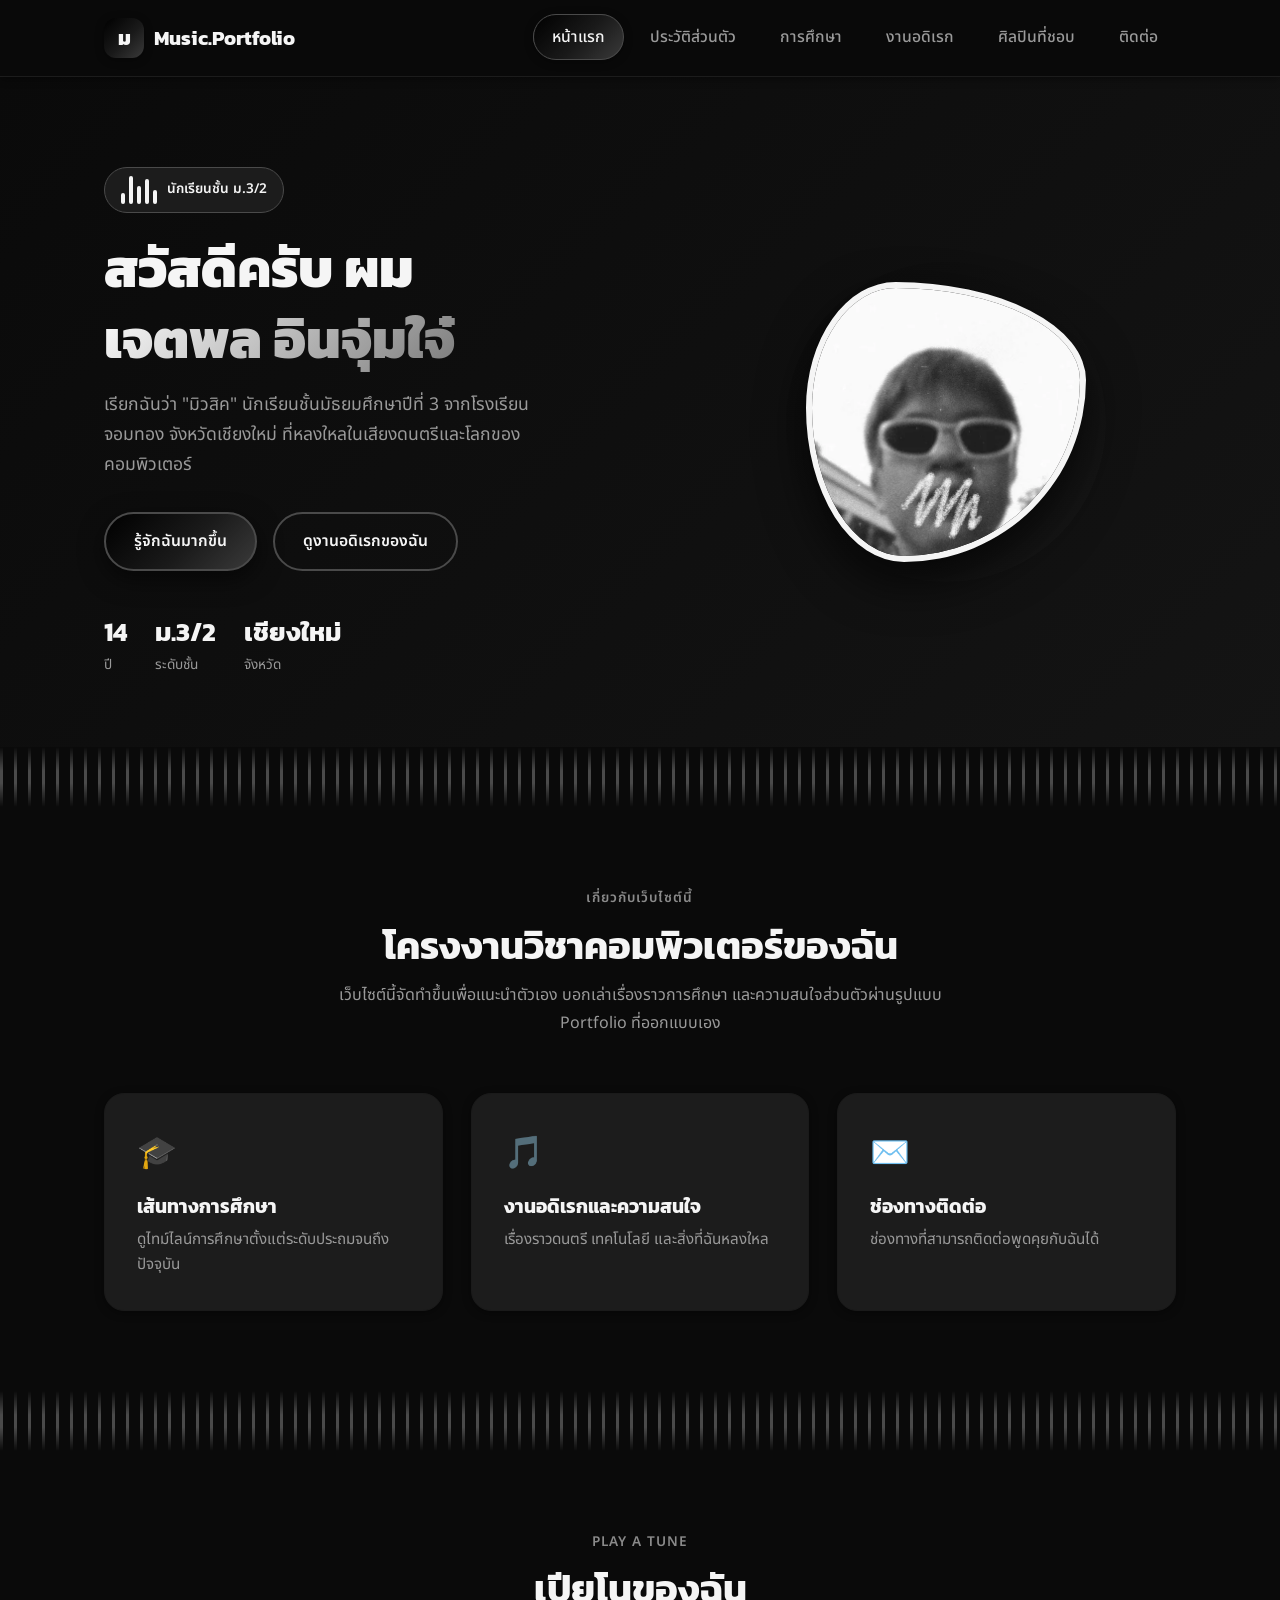
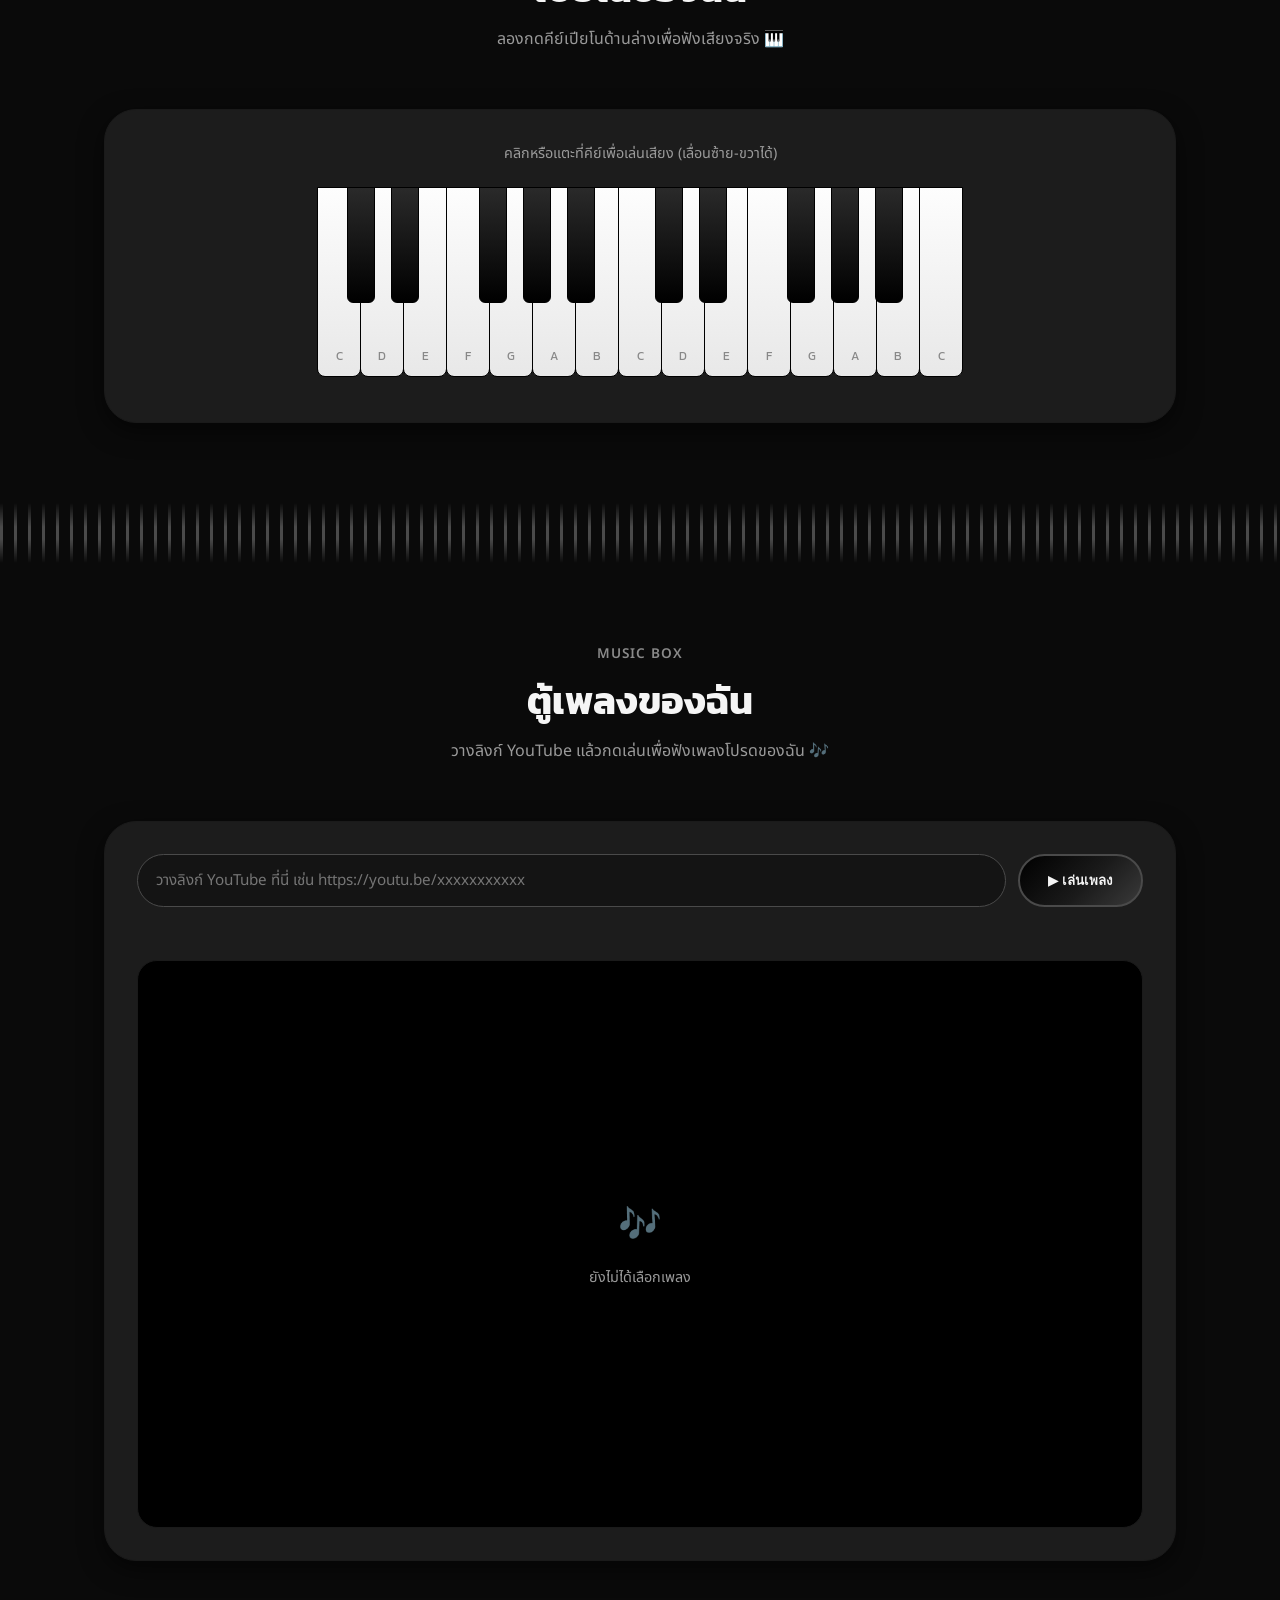
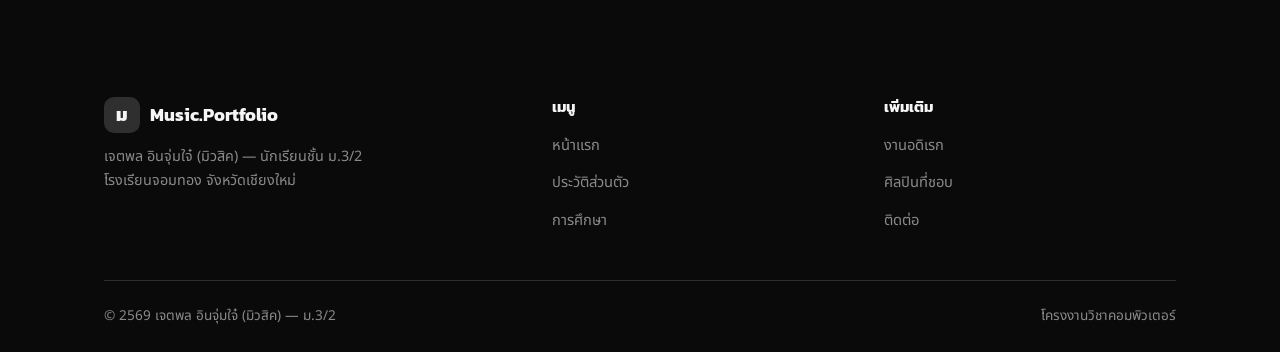
<file: index.html>
<!DOCTYPE html>
<html lang="th">
<head>
  <meta charset="UTF-8">
  <meta name="viewport" content="width=device-width, initial-scale=1.0">
  <title>มิวสิค | Student Portfolio</title>
  <link rel="stylesheet" href="style.css">
</head>
<body>

  <header>
    <nav class="navbar">
      <div class="container">
        <a href="index.html" class="nav-brand">
          <span class="logo-mark">ม</span>
          Music.Portfolio
        </a>
        <ul class="nav-links" id="navLinks">
          <li><a href="index.html" class="active">หน้าแรก</a></li>
          <li><a href="profile.html">ประวัติส่วนตัว</a></li>
          <li><a href="education.html">การศึกษา</a></li>
          <li><a href="hobby.html">งานอดิเรก</a></li>
          <li><a href="artists.html">ศิลปินที่ชอบ</a></li>
          <li><a href="contact.html">ติดต่อ</a></li>
        </ul>
        <button class="nav-toggle" id="navToggle" aria-label="เปิดเมนู">
          <span></span><span></span><span></span>
        </button>
      </div>
    </nav>
  </header>

  <main>
    <section class="hero">
      <div class="container">
        <div class="hero-text fade-up">
          <span class="hero-eyebrow">
            <span class="soundwave"><span></span><span></span><span></span><span></span><span></span></span>
            นักเรียนชั้น ม.3/2
          </span>
          <h1>สวัสดีครับ ผม<br><span>เจตพล อินจุ่มใจ๋</span></h1>
          <p class="hero-tagline">
            เรียกฉันว่า "มิวสิค" นักเรียนชั้นมัธยมศึกษาปีที่ 3 จากโรงเรียนจอมทอง
            จังหวัดเชียงใหม่ ที่หลงใหลในเสียงดนตรีและโลกของคอมพิวเตอร์
          </p>
          <div class="hero-actions">
            <a href="profile.html" class="btn btn-primary">รู้จักฉันมากขึ้น</a>
            <a href="hobby.html" class="btn btn-secondary">ดูงานอดิเรกของฉัน</a>
          </div>
          <div class="hero-stats">
            <div class="hero-stat">
              <strong>14</strong>
              <span>ปี</span>
            </div>
            <div class="hero-stat">
              <strong>ม.3/2</strong>
              <span>ระดับชั้น</span>
            </div>
            <div class="hero-stat">
              <strong>เชียงใหม่</strong>
              <span>จังหวัด</span>
            </div>
          </div>
        </div>
        <div class="hero-visual fade-up delay-2">
          <div class="profile-frame">
            <img src="[data-uri]"
                 alt="รูปโปรไฟล์ของฉัน">
          </div>
        </div>
      </div>
    </section>

    <div class="section-divider"></div>

    <section class="section">
      <div class="container">
        <div class="section-header">
          <span class="eyebrow">เกี่ยวกับเว็บไซต์นี้</span>
          <h2>โครงงานวิชาคอมพิวเตอร์ของฉัน</h2>
          <p>เว็บไซต์นี้จัดทำขึ้นเพื่อแนะนำตัวเอง บอกเล่าเรื่องราวการศึกษา
            และความสนใจส่วนตัวผ่านรูปแบบ Portfolio ที่ออกแบบเอง</p>
        </div>
        <div class="hobby-grid">
          <div class="card">
            <div class="icon" style="font-size:2rem; margin-bottom:14px;">🎓</div>
            <h3>เส้นทางการศึกษา</h3>
            <p style="color:var(--text-muted); font-size:0.95rem; margin-top:8px;">
              ดูไทม์ไลน์การศึกษาตั้งแต่ระดับประถมจนถึงปัจจุบัน
            </p>
          </div>
          <div class="card">
            <div class="icon" style="font-size:2rem; margin-bottom:14px;">🎵</div>
            <h3>งานอดิเรกและความสนใจ</h3>
            <p style="color:var(--text-muted); font-size:0.95rem; margin-top:8px;">
              เรื่องราวดนตรี เทคโนโลยี และสิ่งที่ฉันหลงใหล
            </p>
          </div>
          <div class="card">
            <div class="icon" style="font-size:2rem; margin-bottom:14px;">✉️</div>
            <h3>ช่องทางติดต่อ</h3>
            <p style="color:var(--text-muted); font-size:0.95rem; margin-top:8px;">
              ช่องทางที่สามารถติดต่อพูดคุยกับฉันได้
            </p>
          </div>
        </div>
      </div>
    </section>

    <div class="section-divider"></div>

    <section class="section">
      <div class="container">
        <div class="section-header">
          <span class="eyebrow">Play a tune</span>
          <h2>เปียโนของฉัน</h2>
          <p>ลองกดคีย์เปียโนด้านล่างเพื่อฟังเสียงจริง 🎹</p>
        </div>
        <div class="piano-wrap">
          <p class="piano-hint">คลิกหรือแตะที่คีย์เพื่อเล่นเสียง (เลื่อนซ้าย-ขวาได้)</p>
          <div class="piano-scroll">
            <div class="piano" id="piano"></div>
          </div>
        </div>
      </div>
    </section>

    <div class="section-divider"></div>

    <section class="section">
      <div class="container">
        <div class="section-header">
          <span class="eyebrow">Music box</span>
          <h2>ตู้เพลงของฉัน</h2>
          <p>วางลิงก์ YouTube แล้วกดเล่นเพื่อฟังเพลงโปรดของฉัน 🎶</p>
        </div>
        <div class="jukebox-wrap">
          <div class="jukebox-controls">
            <input type="text" id="jukeboxInput" class="jukebox-input"
                   placeholder="วางลิงก์ YouTube ที่นี่ เช่น https://youtu.be/xxxxxxxxxxx">
            <button type="button" class="jukebox-btn" id="jukeboxBtn">▶ เล่นเพลง</button>
          </div>
          <p class="jukebox-status" id="jukeboxStatus"></p>
          <div class="jukebox-screen" id="jukeboxScreen">
            <div class="jukebox-placeholder" id="jukeboxPlaceholder">
              <span class="icon">🎶</span>
              <span>ยังไม่ได้เลือกเพลง</span>
            </div>
          </div>
        </div>
      </div>
    </section>
  </main>

  <footer class="site-footer">
    <div class="container">
      <div class="footer-top">
        <div class="footer-col">
          <div class="footer-brand">
            <span class="logo-mark">ม</span>
            Music.Portfolio
          </div>
          <p style="font-size:0.9rem; color:var(--blue-200);">
            เจตพล อินจุ่มใจ๋ (มิวสิค) — นักเรียนชั้น ม.3/2<br>
            โรงเรียนจอมทอง จังหวัดเชียงใหม่
          </p>
        </div>
        <div class="footer-col">
          <h4>เมนู</h4>
          <ul>
            <li><a href="index.html">หน้าแรก</a></li>
            <li><a href="profile.html">ประวัติส่วนตัว</a></li>
            <li><a href="education.html">การศึกษา</a></li>
          </ul>
        </div>
        <div class="footer-col">
          <h4>เพิ่มเติม</h4>
          <ul>
            <li><a href="hobby.html">งานอดิเรก</a></li>
            <li><a href="artists.html">ศิลปินที่ชอบ</a></li>
            <li><a href="contact.html">ติดต่อ</a></li>
          </ul>
        </div>
      </div>
      <div class="footer-bottom">
        <span>© 2569 เจตพล อินจุ่มใจ๋ (มิวสิค) — ม.3/2</span>
        <span>โครงงานวิชาคอมพิวเตอร์</span>
      </div>
    </div>
  </footer>

  <script>
    const navToggle = document.getElementById('navToggle');
    const navLinks = document.getElementById('navLinks');
    if (navToggle) {
      navToggle.addEventListener('click', () => navLinks.classList.toggle('open'));
    }
  </script>

  <script>
    /* ---------------- Piano ---------------- */
    (function () {
      const piano = document.getElementById('piano');
      if (!piano) return;

      // key: note name, freq: frequency in Hz
      const NOTE_NAMES = ['C', 'C#', 'D', 'D#', 'E', 'F', 'F#', 'G', 'G#', 'A', 'A#', 'B'];
      const A4 = 440;
      function freqOf(semitoneFromA4) {
        return A4 * Math.pow(2, semitoneFromA4 / 12);
      }
      // Build a full 2-octave keyboard: C4 -> C6
      const START_OCTAVE = 4;
      const OCTAVE_COUNT = 2;
      const whiteKeys = [];
      const blackKeys = [];
      let whiteIndex = 0;
      for (let oct = 0; oct < OCTAVE_COUNT; oct++) {
        NOTE_NAMES.forEach((name, i) => {
          const octave = START_OCTAVE + oct;
          const semis = (octave - 4) * 12 + (i - 9); // semitone distance from A4
          const freq = freqOf(semis);
          if (name.includes('#')) {
            blackKeys.push({ note: name + octave, freq, afterIndex: whiteIndex - 1 });
          } else {
            whiteKeys.push({ note: name + octave, freq });
            whiteIndex++;
          }
        });
      }
      // final top C
      const topOctave = START_OCTAVE + OCTAVE_COUNT;
      const topFreq = freqOf((topOctave - 4) * 12 + (0 - 9));
      whiteKeys.push({ note: 'C' + topOctave, freq: topFreq });

      const WHITE_KEY_WIDTH = 44;

      whiteKeys.forEach((k) => {
        const el = document.createElement('div');
        el.className = 'piano-key white';
        el.dataset.freq = k.freq;
        el.innerHTML = `<span>${k.note.replace(/\d/, '')}</span>`;
        piano.appendChild(el);
      });

      blackKeys.forEach((k) => {
        const el = document.createElement('div');
        el.className = 'piano-key black';
        el.dataset.freq = k.freq;
        el.style.left = ((k.afterIndex + 1) * WHITE_KEY_WIDTH - 14) + 'px';
        piano.appendChild(el);
      });

      let audioCtx = null;
      function getCtx() {
        if (!audioCtx) {
          audioCtx = new (window.AudioContext || window.webkitAudioContext)();
        }
        if (audioCtx.state === 'suspended') audioCtx.resume();
        return audioCtx;
      }

      function playNote(freq) {
        const ctx = getCtx();
        const now = ctx.currentTime;

        const gain = ctx.createGain();
        gain.gain.setValueAtTime(0, now);
        gain.gain.linearRampToValueAtTime(0.35, now + 0.01);
        gain.gain.exponentialRampToValueAtTime(0.0001, now + 1.4);
        gain.connect(ctx.destination);

        const osc1 = ctx.createOscillator();
        osc1.type = 'sine';
        osc1.frequency.setValueAtTime(freq, now);
        osc1.connect(gain);

        const osc2 = ctx.createOscillator();
        osc2.type = 'triangle';
        osc2.frequency.setValueAtTime(freq * 2, now);
        const gain2 = ctx.createGain();
        gain2.gain.setValueAtTime(0.12, now);
        osc2.connect(gain2);
        gain2.connect(gain);

        osc1.start(now);
        osc2.start(now);
        osc1.stop(now + 1.5);
        osc2.stop(now + 1.5);
      }

      function pressKey(el) {
        if (!el || !el.dataset.freq) return;
        playNote(parseFloat(el.dataset.freq));
        el.classList.add('active');
        setTimeout(() => el.classList.remove('active'), 150);
      }

      piano.addEventListener('mousedown', (e) => {
        const key = e.target.closest('.piano-key');
        if (key) pressKey(key);
      });

      piano.addEventListener('touchstart', (e) => {
        const key = e.target.closest('.piano-key');
        if (key) pressKey(key);
        e.preventDefault();
      }, { passive: false });

      // Global "mouse click = piano C note" easter egg
      document.addEventListener('click', (e) => {
        if (e.target.closest('.piano-key')) return; // piano keys already play their own note
        playNote(261.63); // C4
      });
    })();

    /* ---------------- Jukebox ---------------- */
    (function () {
      const input = document.getElementById('jukeboxInput');
      const btn = document.getElementById('jukeboxBtn');
      const status = document.getElementById('jukeboxStatus');
      const screen = document.getElementById('jukeboxScreen');
      if (!input || !btn) return;

      function extractYouTubeId(url) {
        const regex = /(?:youtube\.com\/(?:[^\/\n\s]+\/\S+\/|(?:v|e(?:mbed)?)\/|\S*?[?&]v=)|youtu\.be\/)([A-Za-z0-9_-]{11})/;
        const match = url.match(regex);
        return match ? match[1] : null;
      }

      function playVideo() {
        const url = input.value.trim();
        if (!url) {
          status.textContent = 'กรุณาวางลิงก์ YouTube ก่อนนะครับ';
          return;
        }
        const id = extractYouTubeId(url);
        if (!id) {
          status.textContent = 'ลิงก์ไม่ถูกต้อง ลองใหม่อีกครั้งนะครับ';
          return;
        }
        status.textContent = 'กำลังเล่น...';
        screen.innerHTML = `<iframe src="https://www.youtube.com/embed/${id}?autoplay=1"
          title="YouTube player" allow="autoplay; encrypted-media" allowfullscreen></iframe>`;
      }

      btn.addEventListener('click', playVideo);
      input.addEventListener('keydown', (e) => {
        if (e.key === 'Enter') playVideo();
      });
    })();
  </script>
</body>
</html>
</file>
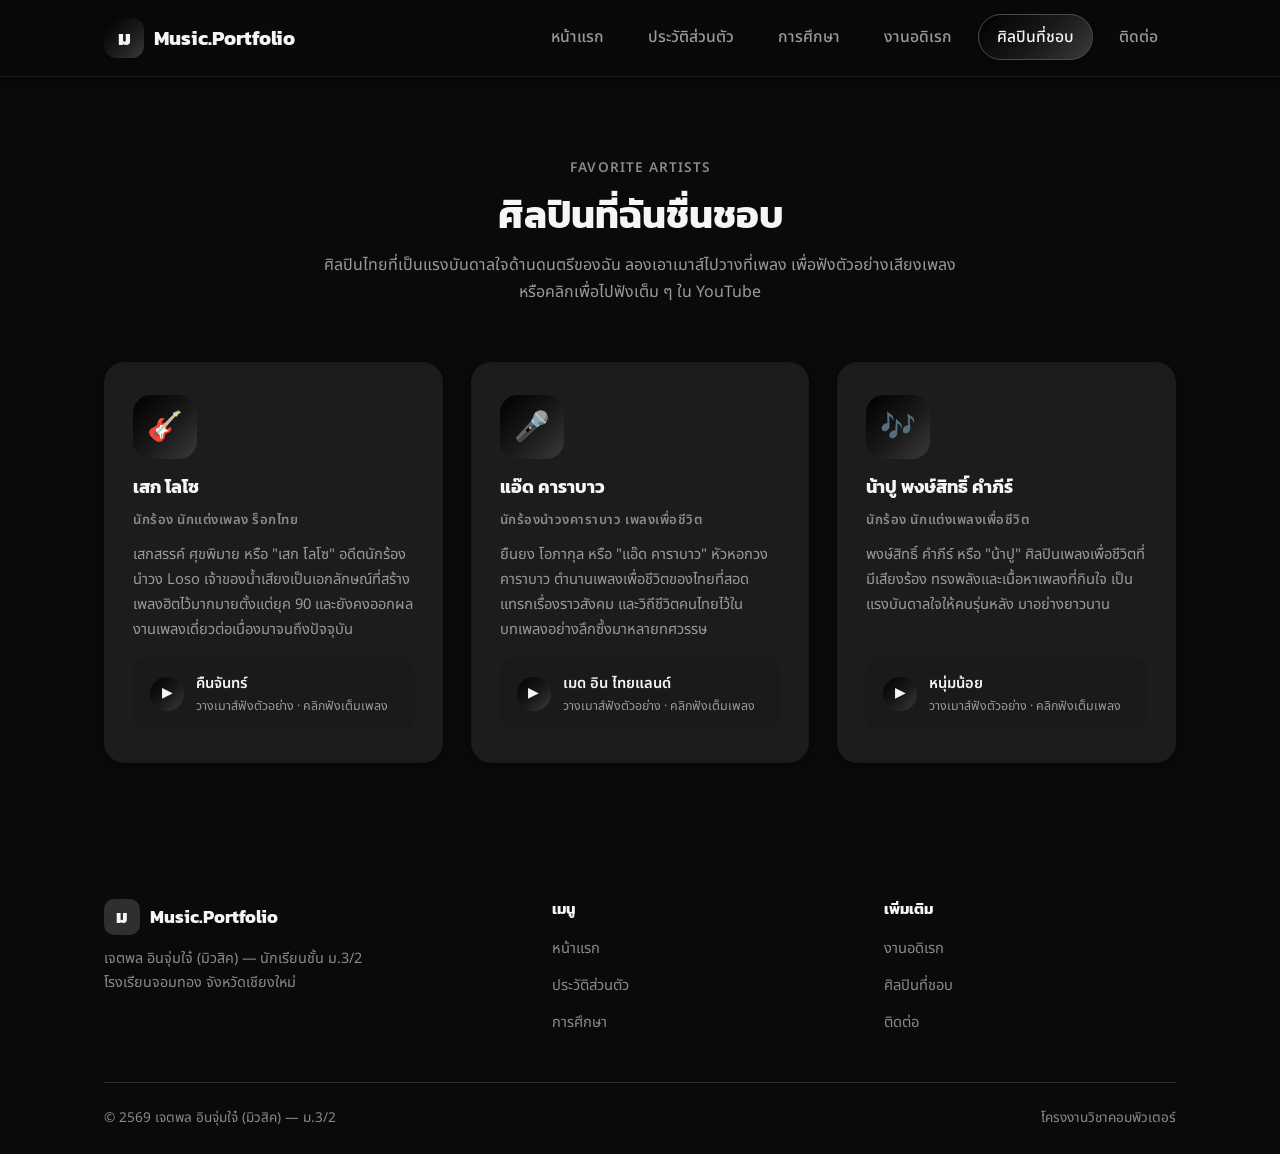
<file: artists.html>
<!DOCTYPE html>
<html lang="th">
<head>
  <meta charset="UTF-8">
  <meta name="viewport" content="width=device-width, initial-scale=1.0">
  <title>ศิลปินที่ชอบ | มิวสิค Portfolio</title>
  <link rel="stylesheet" href="style.css">
</head>
<body>

  <header>
    <nav class="navbar">
      <div class="container">
        <a href="index.html" class="nav-brand">
          <span class="logo-mark">ม</span>
          Music.Portfolio
        </a>
        <ul class="nav-links" id="navLinks">
          <li><a href="index.html">หน้าแรก</a></li>
          <li><a href="profile.html">ประวัติส่วนตัว</a></li>
          <li><a href="education.html">การศึกษา</a></li>
          <li><a href="hobby.html">งานอดิเรก</a></li>
          <li><a href="artists.html" class="active">ศิลปินที่ชอบ</a></li>
          <li><a href="contact.html">ติดต่อ</a></li>
        </ul>
        <button class="nav-toggle" id="navToggle" aria-label="เปิดเมนู">
          <span></span><span></span><span></span>
        </button>
      </div>
    </nav>
  </header>

  <main>
    <section class="section">
      <div class="container">
        <div class="section-header">
          <span class="eyebrow">Favorite Artists</span>
          <h2>ศิลปินที่ฉันชื่นชอบ</h2>
          <p>ศิลปินไทยที่เป็นแรงบันดาลใจด้านดนตรีของฉัน ลองเอาเมาส์ไปวางที่เพลง
            เพื่อฟังตัวอย่างเสียงเพลง หรือคลิกเพื่อไปฟังเต็ม ๆ ใน YouTube</p>
        </div>

        <div class="artist-grid">
          <div class="artist-card">
            <div class="artist-photo">🎸</div>
            <h3>เสก โลโซ</h3>
            <p class="artist-role">นักร้อง นักแต่งเพลง ร็อกไทย</p>
            <p class="artist-bio">
              เสกสรรค์ ศุขพิมาย หรือ "เสก โลโซ" อดีตนักร้องนำวง Loso
              เจ้าของน้ำเสียงเป็นเอกลักษณ์ที่สร้างเพลงฮิตไว้มากมายตั้งแต่ยุค 90
              และยังคงออกผลงานเพลงเดี่ยวต่อเนื่องมาจนถึงปัจจุบัน
            </p>
            <a class="artist-song" href="https://youtu.be/G2JFOEFmnnI?si=xTA-Vp56fS5jN8az"
               target="_blank" rel="noopener" data-yt="G2JFOEFmnnI">
              <span class="song-icon">▶</span>
              <span class="song-info">
                <span class="song-title">คืนจันทร์</span>
                <span class="song-sub">วางเมาส์ฟังตัวอย่าง · คลิกฟังเต็มเพลง</span>
              </span>
            </a>
          </div>

          <div class="artist-card">
            <div class="artist-photo">🎤</div>
            <h3>แอ๊ด คาราบาว</h3>
            <p class="artist-role">นักร้องนำวงคาราบาว เพลงเพื่อชีวิต</p>
            <p class="artist-bio">
              ยืนยง โอภากุล หรือ "แอ๊ด คาราบาว" หัวหอกวงคาราบาว
              ตำนานเพลงเพื่อชีวิตของไทยที่สอดแทรกเรื่องราวสังคม
              และวิถีชีวิตคนไทยไว้ในบทเพลงอย่างลึกซึ้งมาหลายทศวรรษ
            </p>
            <a class="artist-song" href="https://youtu.be/z4PnoU9kzyg?si=u9jmWEj5gaYkaPst"
               target="_blank" rel="noopener" data-yt="z4PnoU9kzyg">
              <span class="song-icon">▶</span>
              <span class="song-info">
                <span class="song-title">เมด อิน ไทยแลนด์</span>
                <span class="song-sub">วางเมาส์ฟังตัวอย่าง · คลิกฟังเต็มเพลง</span>
              </span>
            </a>
          </div>

          <div class="artist-card">
            <div class="artist-photo">🎶</div>
            <h3>น้าปู พงษ์สิทธิ์ คำภีร์</h3>
            <p class="artist-role">นักร้อง นักแต่งเพลงเพื่อชีวิต</p>
            <p class="artist-bio">
              พงษ์สิทธิ์ คำภีร์ หรือ "น้าปู" ศิลปินเพลงเพื่อชีวิตที่มีเสียงร้อง
              ทรงพลังและเนื้อหาเพลงที่กินใจ เป็นแรงบันดาลใจให้คนรุ่นหลัง
              มาอย่างยาวนาน
            </p>
            <a class="artist-song" href="https://youtu.be/uOHguUMnQkQ?si=RVf6fYHJW3WArjYI"
               target="_blank" rel="noopener" data-yt="uOHguUMnQkQ">
              <span class="song-icon">▶</span>
              <span class="song-info">
                <span class="song-title">หนุ่มน้อย</span>
                <span class="song-sub">วางเมาส์ฟังตัวอย่าง · คลิกฟังเต็มเพลง</span>
              </span>
            </a>
          </div>
        </div>
      </div>
    </section>
  </main>

  <!-- Hidden YouTube players used only for hover-preview audio -->
  <div id="yt-player-G2JFOEFmnnI" class="yt-hidden-player"></div>
  <div id="yt-player-z4PnoU9kzyg" class="yt-hidden-player"></div>
  <div id="yt-player-uOHguUMnQkQ" class="yt-hidden-player"></div>

  <footer class="site-footer">
    <div class="container">
      <div class="footer-top">
        <div class="footer-col">
          <div class="footer-brand">
            <span class="logo-mark">ม</span>
            Music.Portfolio
          </div>
          <p style="font-size:0.9rem; color:var(--blue-200);">
            เจตพล อินจุ่มใจ๋ (มิวสิค) — นักเรียนชั้น ม.3/2<br>
            โรงเรียนจอมทอง จังหวัดเชียงใหม่
          </p>
        </div>
        <div class="footer-col">
          <h4>เมนู</h4>
          <ul>
            <li><a href="index.html">หน้าแรก</a></li>
            <li><a href="profile.html">ประวัติส่วนตัว</a></li>
            <li><a href="education.html">การศึกษา</a></li>
          </ul>
        </div>
        <div class="footer-col">
          <h4>เพิ่มเติม</h4>
          <ul>
            <li><a href="hobby.html">งานอดิเรก</a></li>
            <li><a href="artists.html">ศิลปินที่ชอบ</a></li>
            <li><a href="contact.html">ติดต่อ</a></li>
          </ul>
        </div>
      </div>
      <div class="footer-bottom">
        <span>© 2569 เจตพล อินจุ่มใจ๋ (มิวสิค) — ม.3/2</span>
        <span>โครงงานวิชาคอมพิวเตอร์</span>
      </div>
    </div>
  </footer>

  <script>
    const navToggle = document.getElementById('navToggle');
    const navLinks = document.getElementById('navLinks');
    if (navToggle) {
      navToggle.addEventListener('click', () => navLinks.classList.toggle('open'));
    }
  </script>

  <!-- YouTube IFrame API: powers the hover-to-preview song players -->
  <script src="https://www.youtube.com/iframe_api"></script>
  <script>
    (function () {
      const ytIds = ['G2JFOEFmnnI', 'z4PnoU9kzyg', 'uOHguUMnQkQ'];
      const players = {};
      let apiReady = false;

      window.onYouTubeIframeAPIReady = function () {
        ytIds.forEach((id) => {
          players[id] = new YT.Player('yt-player-' + id, {
            height: '1',
            width: '1',
            videoId: id,
            playerVars: { autoplay: 0, controls: 0, disablekb: 1, modestbranding: 1 },
            events: {
              onReady: (e) => { e.target.setVolume(0); },
            },
          });
        });
        apiReady = true;
      };

      function fadeVolume(player, to, duration) {
        if (!player || !player.setVolume) return;
        const steps = 20;
        const start = player.getVolume ? player.getVolume() : 0;
        const stepTime = duration / steps;
        let i = 0;
        const iv = setInterval(() => {
          i++;
          const v = start + (to - start) * (i / steps);
          player.setVolume(Math.max(0, Math.min(100, v)));
          if (i >= steps) clearInterval(iv);
        }, stepTime);
      }

      document.querySelectorAll('.artist-song').forEach((el) => {
        const id = el.dataset.yt;
        let leaveTimer = null;

        el.addEventListener('mouseenter', () => {
          if (!apiReady) return;
          const p = players[id];
          if (!p || !p.playVideo) return;
          if (leaveTimer) clearTimeout(leaveTimer);
          p.setVolume(0);
          p.playVideo();
          fadeVolume(p, 70, 1500);
        });

        el.addEventListener('mouseleave', () => {
          if (!apiReady) return;
          const p = players[id];
          if (!p || !p.pauseVideo) return;
          fadeVolume(p, 0, 400);
          leaveTimer = setTimeout(() => { p.pauseVideo(); }, 420);
        });
      });
    })();
  </script>

  <script>
    /* Global "mouse click = piano C note" easter egg */
    (function () {
      let audioCtx = null;
      function getCtx() {
        if (!audioCtx) audioCtx = new (window.AudioContext || window.webkitAudioContext)();
        if (audioCtx.state === 'suspended') audioCtx.resume();
        return audioCtx;
      }
      function playC() {
        const ctx = getCtx();
        const now = ctx.currentTime;
        const gain = ctx.createGain();
        gain.gain.setValueAtTime(0, now);
        gain.gain.linearRampToValueAtTime(0.3, now + 0.01);
        gain.gain.exponentialRampToValueAtTime(0.0001, now + 1.2);
        gain.connect(ctx.destination);
        const osc1 = ctx.createOscillator();
        osc1.type = 'sine';
        osc1.frequency.setValueAtTime(261.63, now);
        osc1.connect(gain);
        const osc2 = ctx.createOscillator();
        osc2.type = 'triangle';
        osc2.frequency.setValueAtTime(523.25, now);
        const gain2 = ctx.createGain();
        gain2.gain.setValueAtTime(0.1, now);
        osc2.connect(gain2);
        gain2.connect(gain);
        osc1.start(now);
        osc2.start(now);
        osc1.stop(now + 1.3);
        osc2.stop(now + 1.3);
      }
      document.addEventListener('click', (e) => {
        if (e.target.closest('.artist-song')) return; // let the song link navigate normally
        playC();
      });
    })();
  </script>
</body>
</html>
</file>
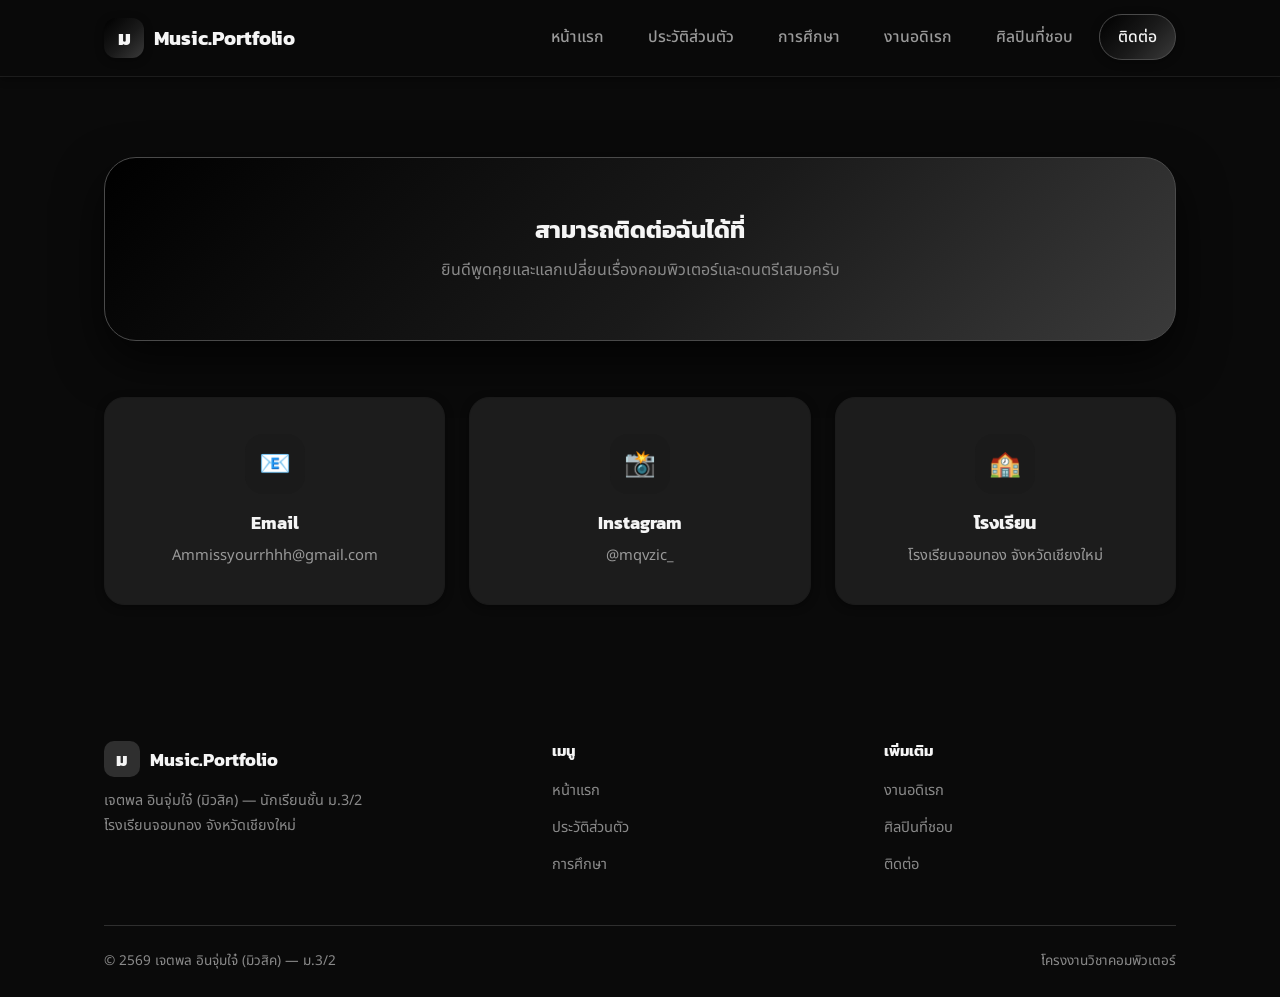
<file: contact.html>
<!DOCTYPE html>
<html lang="th">
<head>
  <meta charset="UTF-8">
  <meta name="viewport" content="width=device-width, initial-scale=1.0">
  <title>ติดต่อ | มิวสิค Portfolio</title>
  <link rel="stylesheet" href="style.css">
</head>
<body>

  <header>
    <nav class="navbar">
      <div class="container">
        <a href="index.html" class="nav-brand">
          <span class="logo-mark">ม</span>
          Music.Portfolio
        </a>
        <ul class="nav-links" id="navLinks">
          <li><a href="index.html">หน้าแรก</a></li>
          <li><a href="profile.html">ประวัติส่วนตัว</a></li>
          <li><a href="education.html">การศึกษา</a></li>
          <li><a href="hobby.html">งานอดิเรก</a></li>
          <li><a href="artists.html">ศิลปินที่ชอบ</a></li>
          <li><a href="contact.html" class="active">ติดต่อ</a></li>
        </ul>
        <button class="nav-toggle" id="navToggle" aria-label="เปิดเมนู">
          <span></span><span></span><span></span>
        </button>
      </div>
    </nav>
  </header>

  <main>
    <section class="section">
      <div class="container">
        <div class="contact-cta">
          <h2>สามารถติดต่อฉันได้ที่</h2>
          <p>ยินดีพูดคุยและแลกเปลี่ยนเรื่องคอมพิวเตอร์และดนตรีเสมอครับ</p>
        </div>

        <div class="contact-grid">
          <div class="card contact-card">
            <div class="icon-badge">📧</div>
            <h3>Email</h3>
            <p>Ammissyourrhhh@gmail.com</p>
          </div>

          <a href="https://www.instagram.com/mqvzic_/" target="_blank" rel="noopener" class="card contact-card contact-card-link">
            <div class="icon-badge">📸</div>
            <h3>Instagram</h3>
            <p>@mqvzic_</p>
          </a>

          <div class="card contact-card">
            <div class="icon-badge">🏫</div>
            <h3>โรงเรียน</h3>
            <p>โรงเรียนจอมทอง จังหวัดเชียงใหม่</p>
          </div>
        </div>
      </div>
    </section>
  </main>

  <footer class="site-footer">
    <div class="container">
      <div class="footer-top">
        <div class="footer-col">
          <div class="footer-brand">
            <span class="logo-mark">ม</span>
            Music.Portfolio
          </div>
          <p style="font-size:0.9rem; color:var(--blue-200);">
            เจตพล อินจุ่มใจ๋ (มิวสิค) — นักเรียนชั้น ม.3/2<br>
            โรงเรียนจอมทอง จังหวัดเชียงใหม่
          </p>
        </div>
        <div class="footer-col">
          <h4>เมนู</h4>
          <ul>
            <li><a href="index.html">หน้าแรก</a></li>
            <li><a href="profile.html">ประวัติส่วนตัว</a></li>
            <li><a href="education.html">การศึกษา</a></li>
          </ul>
        </div>
        <div class="footer-col">
          <h4>เพิ่มเติม</h4>
          <ul>
            <li><a href="hobby.html">งานอดิเรก</a></li>
            <li><a href="artists.html">ศิลปินที่ชอบ</a></li>
            <li><a href="contact.html">ติดต่อ</a></li>
          </ul>
        </div>
      </div>
      <div class="footer-bottom">
        <span>© 2569 เจตพล อินจุ่มใจ๋ (มิวสิค) — ม.3/2</span>
        <span>โครงงานวิชาคอมพิวเตอร์</span>
      </div>
    </div>
  </footer>

  <script>
    const navToggle = document.getElementById('navToggle');
    const navLinks = document.getElementById('navLinks');
    if (navToggle) {
      navToggle.addEventListener('click', () => navLinks.classList.toggle('open'));
    }
  </script>

  <script>
    /* Global "mouse click = piano C note" easter egg */
    (function () {
      let audioCtx = null;
      function getCtx() {
        if (!audioCtx) audioCtx = new (window.AudioContext || window.webkitAudioContext)();
        if (audioCtx.state === 'suspended') audioCtx.resume();
        return audioCtx;
      }
      function playC() {
        const ctx = getCtx();
        const now = ctx.currentTime;
        const gain = ctx.createGain();
        gain.gain.setValueAtTime(0, now);
        gain.gain.linearRampToValueAtTime(0.3, now + 0.01);
        gain.gain.exponentialRampToValueAtTime(0.0001, now + 1.2);
        gain.connect(ctx.destination);
        const osc1 = ctx.createOscillator();
        osc1.type = 'sine';
        osc1.frequency.setValueAtTime(261.63, now);
        osc1.connect(gain);
        const osc2 = ctx.createOscillator();
        osc2.type = 'triangle';
        osc2.frequency.setValueAtTime(523.25, now);
        const gain2 = ctx.createGain();
        gain2.gain.setValueAtTime(0.1, now);
        osc2.connect(gain2);
        gain2.connect(gain);
        osc1.start(now);
        osc2.start(now);
        osc1.stop(now + 1.3);
        osc2.stop(now + 1.3);
      }
      document.addEventListener('click', playC);
    })();
  </script>

</body>
</html>
</file>
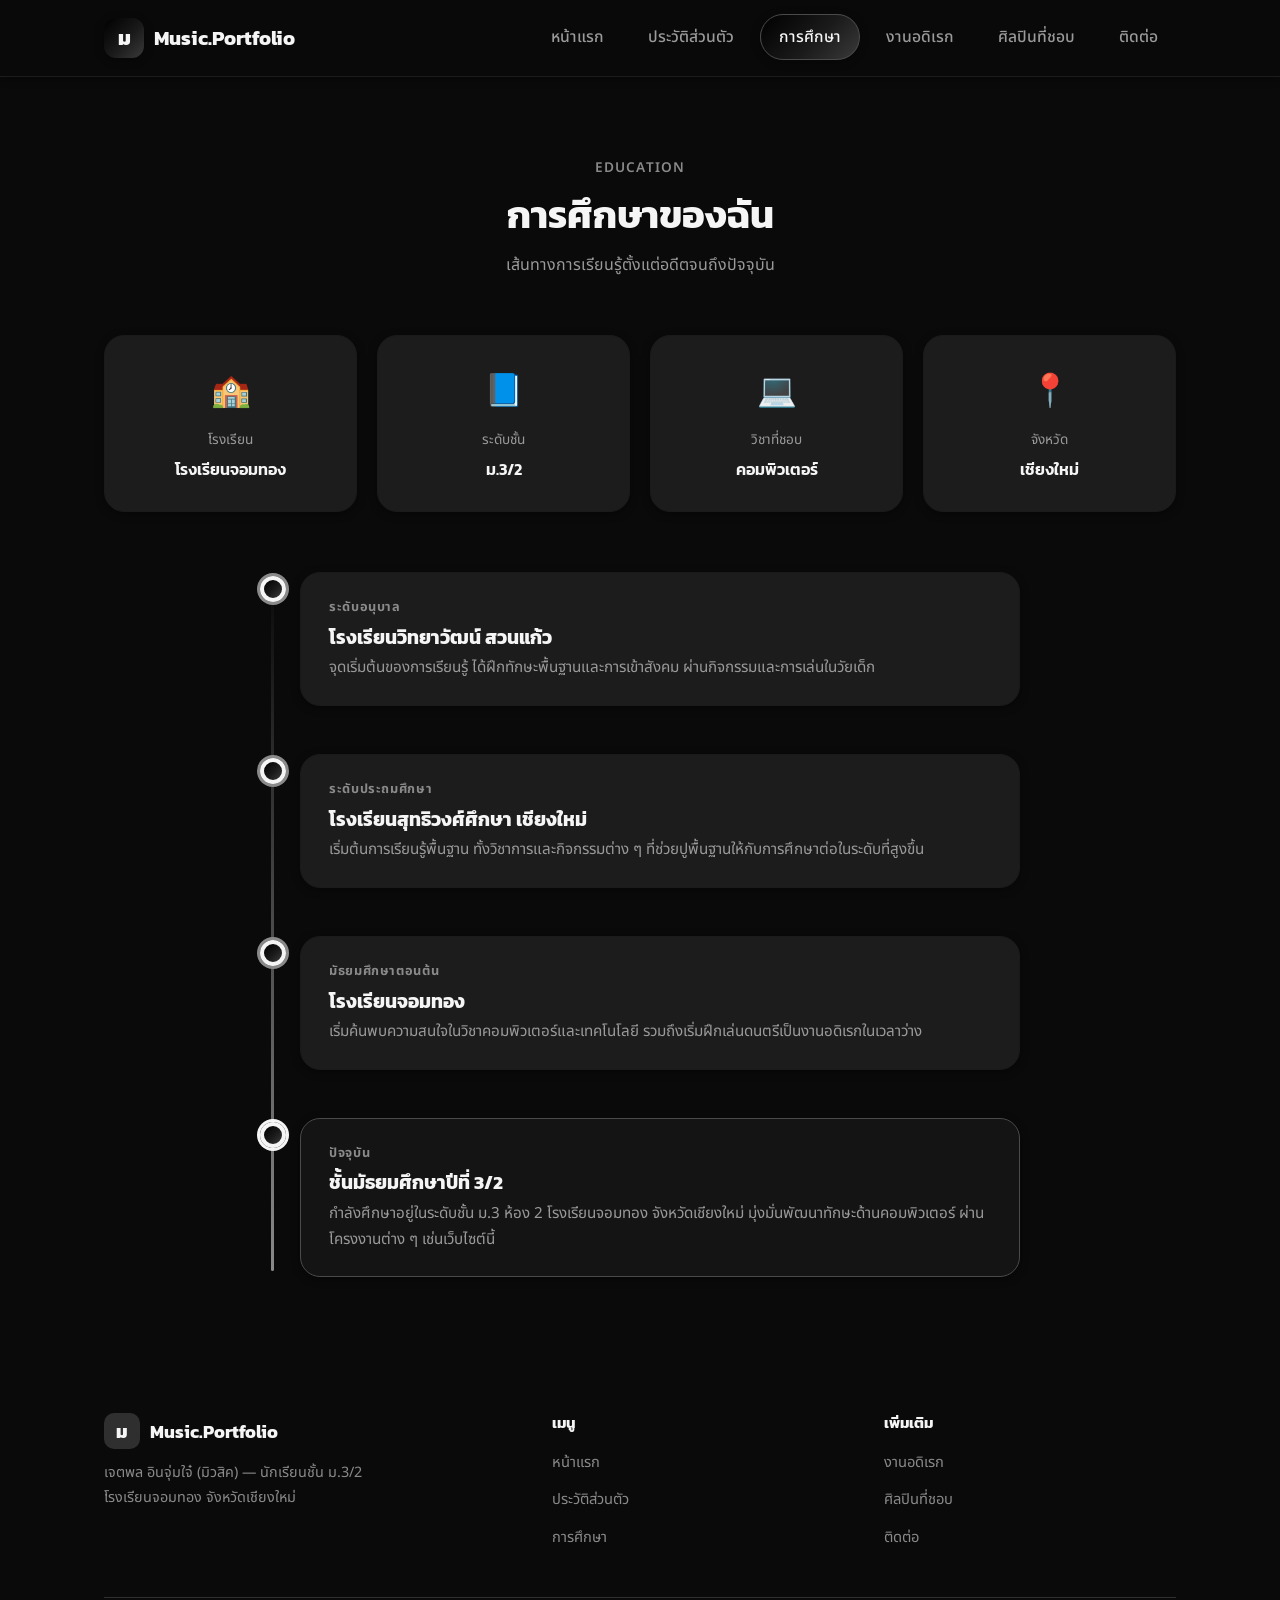
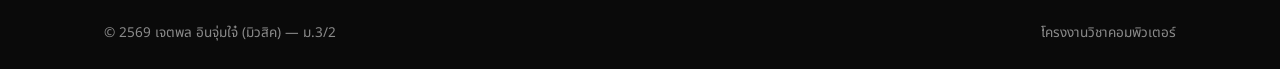
<file: education.html>
<!DOCTYPE html>
<html lang="th">
<head>
  <meta charset="UTF-8">
  <meta name="viewport" content="width=device-width, initial-scale=1.0">
  <title>การศึกษา | มิวสิค Portfolio</title>
  <link rel="stylesheet" href="style.css">
</head>
<body>

  <header>
    <nav class="navbar">
      <div class="container">
        <a href="index.html" class="nav-brand">
          <span class="logo-mark">ม</span>
          Music.Portfolio
        </a>
        <ul class="nav-links" id="navLinks">
          <li><a href="index.html">หน้าแรก</a></li>
          <li><a href="profile.html">ประวัติส่วนตัว</a></li>
          <li><a href="education.html" class="active">การศึกษา</a></li>
          <li><a href="hobby.html">งานอดิเรก</a></li>
          <li><a href="artists.html">ศิลปินที่ชอบ</a></li>
          <li><a href="contact.html">ติดต่อ</a></li>
        </ul>
        <button class="nav-toggle" id="navToggle" aria-label="เปิดเมนู">
          <span></span><span></span><span></span>
        </button>
      </div>
    </nav>
  </header>

  <main>
    <section class="section">
      <div class="container">
        <div class="section-header">
          <span class="eyebrow">Education</span>
          <h2>การศึกษาของฉัน</h2>
          <p>เส้นทางการเรียนรู้ตั้งแต่อดีตจนถึงปัจจุบัน</p>
        </div>

        <div class="highlight-strip">
          <div class="highlight-item">
            <div class="icon">🏫</div>
            <div class="label">โรงเรียน</div>
            <div class="value">โรงเรียนจอมทอง</div>
          </div>
          <div class="highlight-item">
            <div class="icon">📘</div>
            <div class="label">ระดับชั้น</div>
            <div class="value">ม.3/2</div>
          </div>
          <div class="highlight-item">
            <div class="icon">💻</div>
            <div class="label">วิชาที่ชอบ</div>
            <div class="value">คอมพิวเตอร์</div>
          </div>
          <div class="highlight-item">
            <div class="icon">📍</div>
            <div class="label">จังหวัด</div>
            <div class="value">เชียงใหม่</div>
          </div>
        </div>

        <div class="timeline">
          <div class="timeline-item">
            <div class="timeline-dot"></div>
            <div class="timeline-content">
              <div class="stage">ระดับอนุบาล</div>
              <h3>โรงเรียนวิทยาวัฒน์ สวนแก้ว</h3>
              <p>จุดเริ่มต้นของการเรียนรู้ ได้ฝึกทักษะพื้นฐานและการเข้าสังคม
                ผ่านกิจกรรมและการเล่นในวัยเด็ก</p>
            </div>
          </div>

          <div class="timeline-item">
            <div class="timeline-dot"></div>
            <div class="timeline-content">
              <div class="stage">ระดับประถมศึกษา</div>
              <h3>โรงเรียนสุทธิวงศ์ศึกษา เชียงใหม่</h3>
              <p>เริ่มต้นการเรียนรู้พื้นฐาน ทั้งวิชาการและกิจกรรมต่าง ๆ
                ที่ช่วยปูพื้นฐานให้กับการศึกษาต่อในระดับที่สูงขึ้น</p>
            </div>
          </div>

          <div class="timeline-item">
            <div class="timeline-dot"></div>
            <div class="timeline-content">
              <div class="stage">มัธยมศึกษาตอนต้น</div>
              <h3>โรงเรียนจอมทอง</h3>
              <p>เริ่มค้นพบความสนใจในวิชาคอมพิวเตอร์และเทคโนโลยี
                รวมถึงเริ่มฝึกเล่นดนตรีเป็นงานอดิเรกในเวลาว่าง</p>
            </div>
          </div>

          <div class="timeline-item current">
            <div class="timeline-dot"></div>
            <div class="timeline-content">
              <div class="stage">ปัจจุบัน</div>
              <h3>ชั้นมัธยมศึกษาปีที่ 3/2</h3>
              <p>กำลังศึกษาอยู่ในระดับชั้น ม.3 ห้อง 2 โรงเรียนจอมทอง
                จังหวัดเชียงใหม่ มุ่งมั่นพัฒนาทักษะด้านคอมพิวเตอร์
                ผ่านโครงงานต่าง ๆ เช่นเว็บไซต์นี้</p>
            </div>
          </div>
        </div>
      </div>
    </section>
  </main>

  <footer class="site-footer">
    <div class="container">
      <div class="footer-top">
        <div class="footer-col">
          <div class="footer-brand">
            <span class="logo-mark">ม</span>
            Music.Portfolio
          </div>
          <p style="font-size:0.9rem; color:var(--blue-200);">
            เจตพล อินจุ่มใจ๋ (มิวสิค) — นักเรียนชั้น ม.3/2<br>
            โรงเรียนจอมทอง จังหวัดเชียงใหม่
          </p>
        </div>
        <div class="footer-col">
          <h4>เมนู</h4>
          <ul>
            <li><a href="index.html">หน้าแรก</a></li>
            <li><a href="profile.html">ประวัติส่วนตัว</a></li>
            <li><a href="education.html">การศึกษา</a></li>
          </ul>
        </div>
        <div class="footer-col">
          <h4>เพิ่มเติม</h4>
          <ul>
            <li><a href="hobby.html">งานอดิเรก</a></li>
            <li><a href="artists.html">ศิลปินที่ชอบ</a></li>
            <li><a href="contact.html">ติดต่อ</a></li>
          </ul>
        </div>
      </div>
      <div class="footer-bottom">
        <span>© 2569 เจตพล อินจุ่มใจ๋ (มิวสิค) — ม.3/2</span>
        <span>โครงงานวิชาคอมพิวเตอร์</span>
      </div>
    </div>
  </footer>

  <script>
    const navToggle = document.getElementById('navToggle');
    const navLinks = document.getElementById('navLinks');
    if (navToggle) {
      navToggle.addEventListener('click', () => navLinks.classList.toggle('open'));
    }
  </script>

  <script>
    /* Global "mouse click = piano C note" easter egg */
    (function () {
      let audioCtx = null;
      function getCtx() {
        if (!audioCtx) audioCtx = new (window.AudioContext || window.webkitAudioContext)();
        if (audioCtx.state === 'suspended') audioCtx.resume();
        return audioCtx;
      }
      function playC() {
        const ctx = getCtx();
        const now = ctx.currentTime;
        const gain = ctx.createGain();
        gain.gain.setValueAtTime(0, now);
        gain.gain.linearRampToValueAtTime(0.3, now + 0.01);
        gain.gain.exponentialRampToValueAtTime(0.0001, now + 1.2);
        gain.connect(ctx.destination);
        const osc1 = ctx.createOscillator();
        osc1.type = 'sine';
        osc1.frequency.setValueAtTime(261.63, now);
        osc1.connect(gain);
        const osc2 = ctx.createOscillator();
        osc2.type = 'triangle';
        osc2.frequency.setValueAtTime(523.25, now);
        const gain2 = ctx.createGain();
        gain2.gain.setValueAtTime(0.1, now);
        osc2.connect(gain2);
        gain2.connect(gain);
        osc1.start(now);
        osc2.start(now);
        osc1.stop(now + 1.3);
        osc2.stop(now + 1.3);
      }
      document.addEventListener('click', playC);
    })();
  </script>

</body>
</html>
</file>
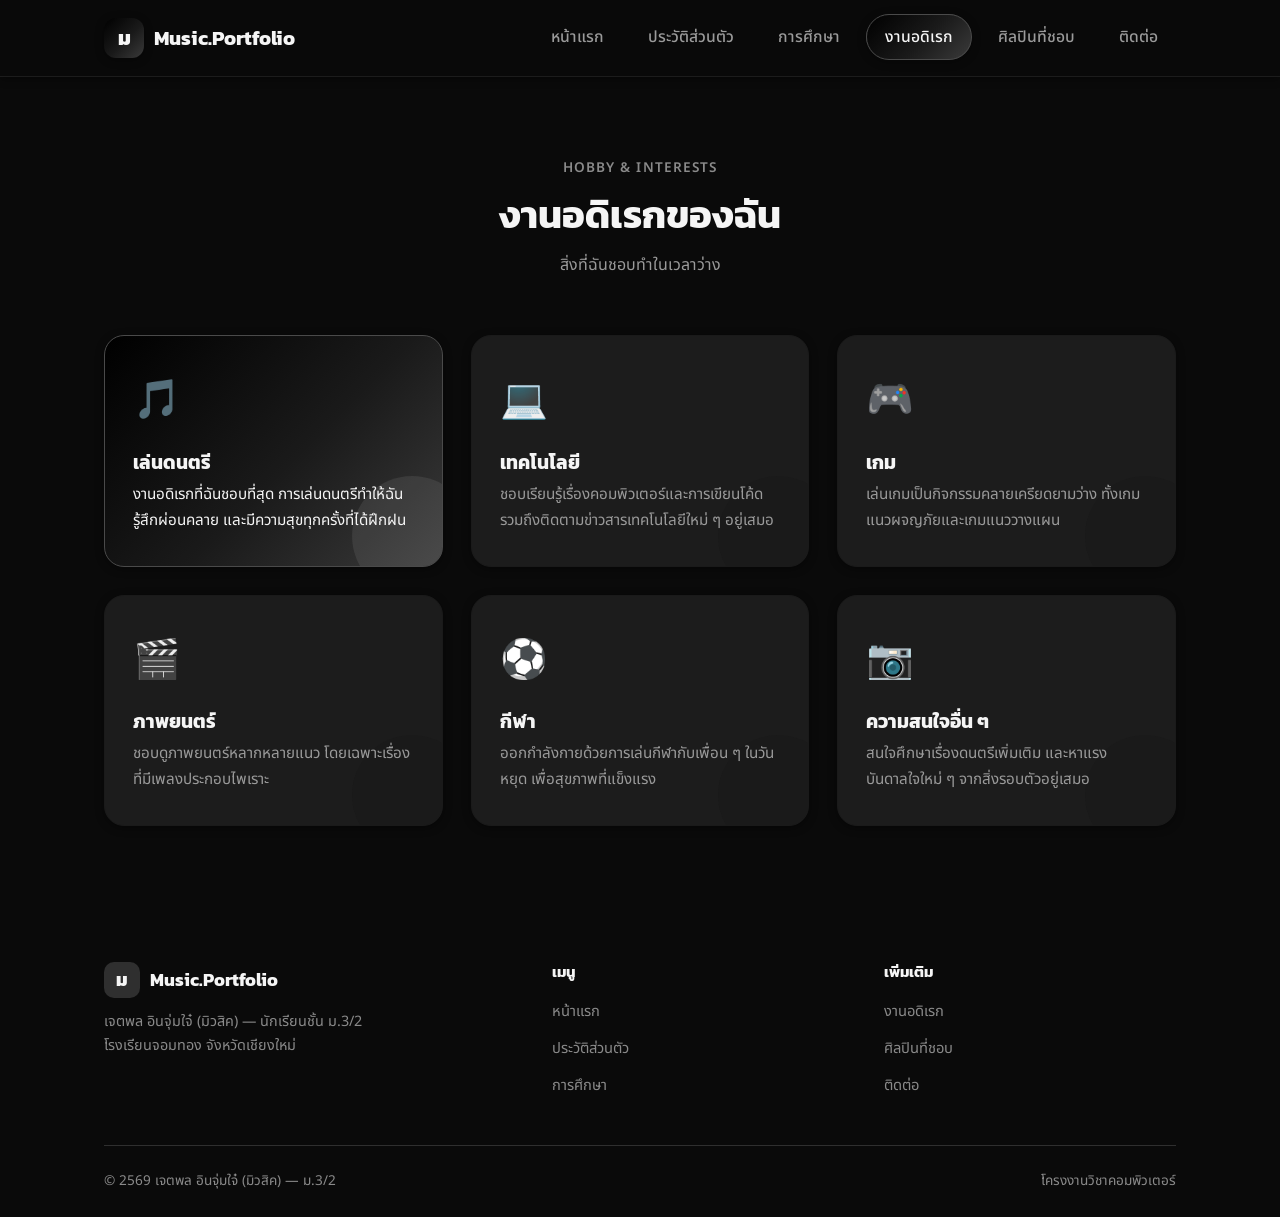
<file: hobby.html>
<!DOCTYPE html>
<html lang="th">
<head>
  <meta charset="UTF-8">
  <meta name="viewport" content="width=device-width, initial-scale=1.0">
  <title>งานอดิเรก | มิวสิค Portfolio</title>
  <link rel="stylesheet" href="style.css">
</head>
<body>

  <header>
    <nav class="navbar">
      <div class="container">
        <a href="index.html" class="nav-brand">
          <span class="logo-mark">ม</span>
          Music.Portfolio
        </a>
        <ul class="nav-links" id="navLinks">
          <li><a href="index.html">หน้าแรก</a></li>
          <li><a href="profile.html">ประวัติส่วนตัว</a></li>
          <li><a href="education.html">การศึกษา</a></li>
          <li><a href="hobby.html" class="active">งานอดิเรก</a></li>
          <li><a href="artists.html">ศิลปินที่ชอบ</a></li>
          <li><a href="contact.html">ติดต่อ</a></li>
        </ul>
        <button class="nav-toggle" id="navToggle" aria-label="เปิดเมนู">
          <span></span><span></span><span></span>
        </button>
      </div>
    </nav>
  </header>

  <main>
    <section class="section">
      <div class="container">
        <div class="section-header">
          <span class="eyebrow">Hobby &amp; Interests</span>
          <h2>งานอดิเรกของฉัน</h2>
          <p>สิ่งที่ฉันชอบทำในเวลาว่าง</p>
        </div>

        <div class="hobby-grid">
          <div class="hobby-card featured">
            <div class="icon">🎵</div>
            <h3>เล่นดนตรี</h3>
            <p>งานอดิเรกที่ฉันชอบที่สุด การเล่นดนตรีทำให้ฉันรู้สึกผ่อนคลาย
              และมีความสุขทุกครั้งที่ได้ฝึกฝน</p>
          </div>

          <div class="hobby-card">
            <div class="icon">💻</div>
            <h3>เทคโนโลยี</h3>
            <p>ชอบเรียนรู้เรื่องคอมพิวเตอร์และการเขียนโค้ด
              รวมถึงติดตามข่าวสารเทคโนโลยีใหม่ ๆ อยู่เสมอ</p>
          </div>

          <div class="hobby-card">
            <div class="icon">🎮</div>
            <h3>เกม</h3>
            <p>เล่นเกมเป็นกิจกรรมคลายเครียดยามว่าง
              ทั้งเกมแนวผจญภัยและเกมแนววางแผน</p>
          </div>

          <div class="hobby-card">
            <div class="icon">🎬</div>
            <h3>ภาพยนตร์</h3>
            <p>ชอบดูภาพยนตร์หลากหลายแนว โดยเฉพาะเรื่องที่มีเพลงประกอบไพเราะ</p>
          </div>

          <div class="hobby-card">
            <div class="icon">⚽</div>
            <h3>กีฬา</h3>
            <p>ออกกำลังกายด้วยการเล่นกีฬากับเพื่อน ๆ ในวันหยุด
              เพื่อสุขภาพที่แข็งแรง</p>
          </div>

          <div class="hobby-card">
            <div class="icon">📷</div>
            <h3>ความสนใจอื่น ๆ</h3>
            <p>สนใจศึกษาเรื่องดนตรีเพิ่มเติม และหาแรงบันดาลใจใหม่ ๆ
              จากสิ่งรอบตัวอยู่เสมอ</p>
          </div>
        </div>
      </div>
    </section>
  </main>

  <footer class="site-footer">
    <div class="container">
      <div class="footer-top">
        <div class="footer-col">
          <div class="footer-brand">
            <span class="logo-mark">ม</span>
            Music.Portfolio
          </div>
          <p style="font-size:0.9rem; color:var(--blue-200);">
            เจตพล อินจุ่มใจ๋ (มิวสิค) — นักเรียนชั้น ม.3/2<br>
            โรงเรียนจอมทอง จังหวัดเชียงใหม่
          </p>
        </div>
        <div class="footer-col">
          <h4>เมนู</h4>
          <ul>
            <li><a href="index.html">หน้าแรก</a></li>
            <li><a href="profile.html">ประวัติส่วนตัว</a></li>
            <li><a href="education.html">การศึกษา</a></li>
          </ul>
        </div>
        <div class="footer-col">
          <h4>เพิ่มเติม</h4>
          <ul>
            <li><a href="hobby.html">งานอดิเรก</a></li>
            <li><a href="artists.html">ศิลปินที่ชอบ</a></li>
            <li><a href="contact.html">ติดต่อ</a></li>
          </ul>
        </div>
      </div>
      <div class="footer-bottom">
        <span>© 2569 เจตพล อินจุ่มใจ๋ (มิวสิค) — ม.3/2</span>
        <span>โครงงานวิชาคอมพิวเตอร์</span>
      </div>
    </div>
  </footer>

  <script>
    const navToggle = document.getElementById('navToggle');
    const navLinks = document.getElementById('navLinks');
    if (navToggle) {
      navToggle.addEventListener('click', () => navLinks.classList.toggle('open'));
    }
  </script>

  <script>
    /* Global "mouse click = piano C note" easter egg */
    (function () {
      let audioCtx = null;
      function getCtx() {
        if (!audioCtx) audioCtx = new (window.AudioContext || window.webkitAudioContext)();
        if (audioCtx.state === 'suspended') audioCtx.resume();
        return audioCtx;
      }
      function playC() {
        const ctx = getCtx();
        const now = ctx.currentTime;
        const gain = ctx.createGain();
        gain.gain.setValueAtTime(0, now);
        gain.gain.linearRampToValueAtTime(0.3, now + 0.01);
        gain.gain.exponentialRampToValueAtTime(0.0001, now + 1.2);
        gain.connect(ctx.destination);
        const osc1 = ctx.createOscillator();
        osc1.type = 'sine';
        osc1.frequency.setValueAtTime(261.63, now);
        osc1.connect(gain);
        const osc2 = ctx.createOscillator();
        osc2.type = 'triangle';
        osc2.frequency.setValueAtTime(523.25, now);
        const gain2 = ctx.createGain();
        gain2.gain.setValueAtTime(0.1, now);
        osc2.connect(gain2);
        gain2.connect(gain);
        osc1.start(now);
        osc2.start(now);
        osc1.stop(now + 1.3);
        osc2.stop(now + 1.3);
      }
      document.addEventListener('click', playC);
    })();
  </script>

</body>
</html>
</file>
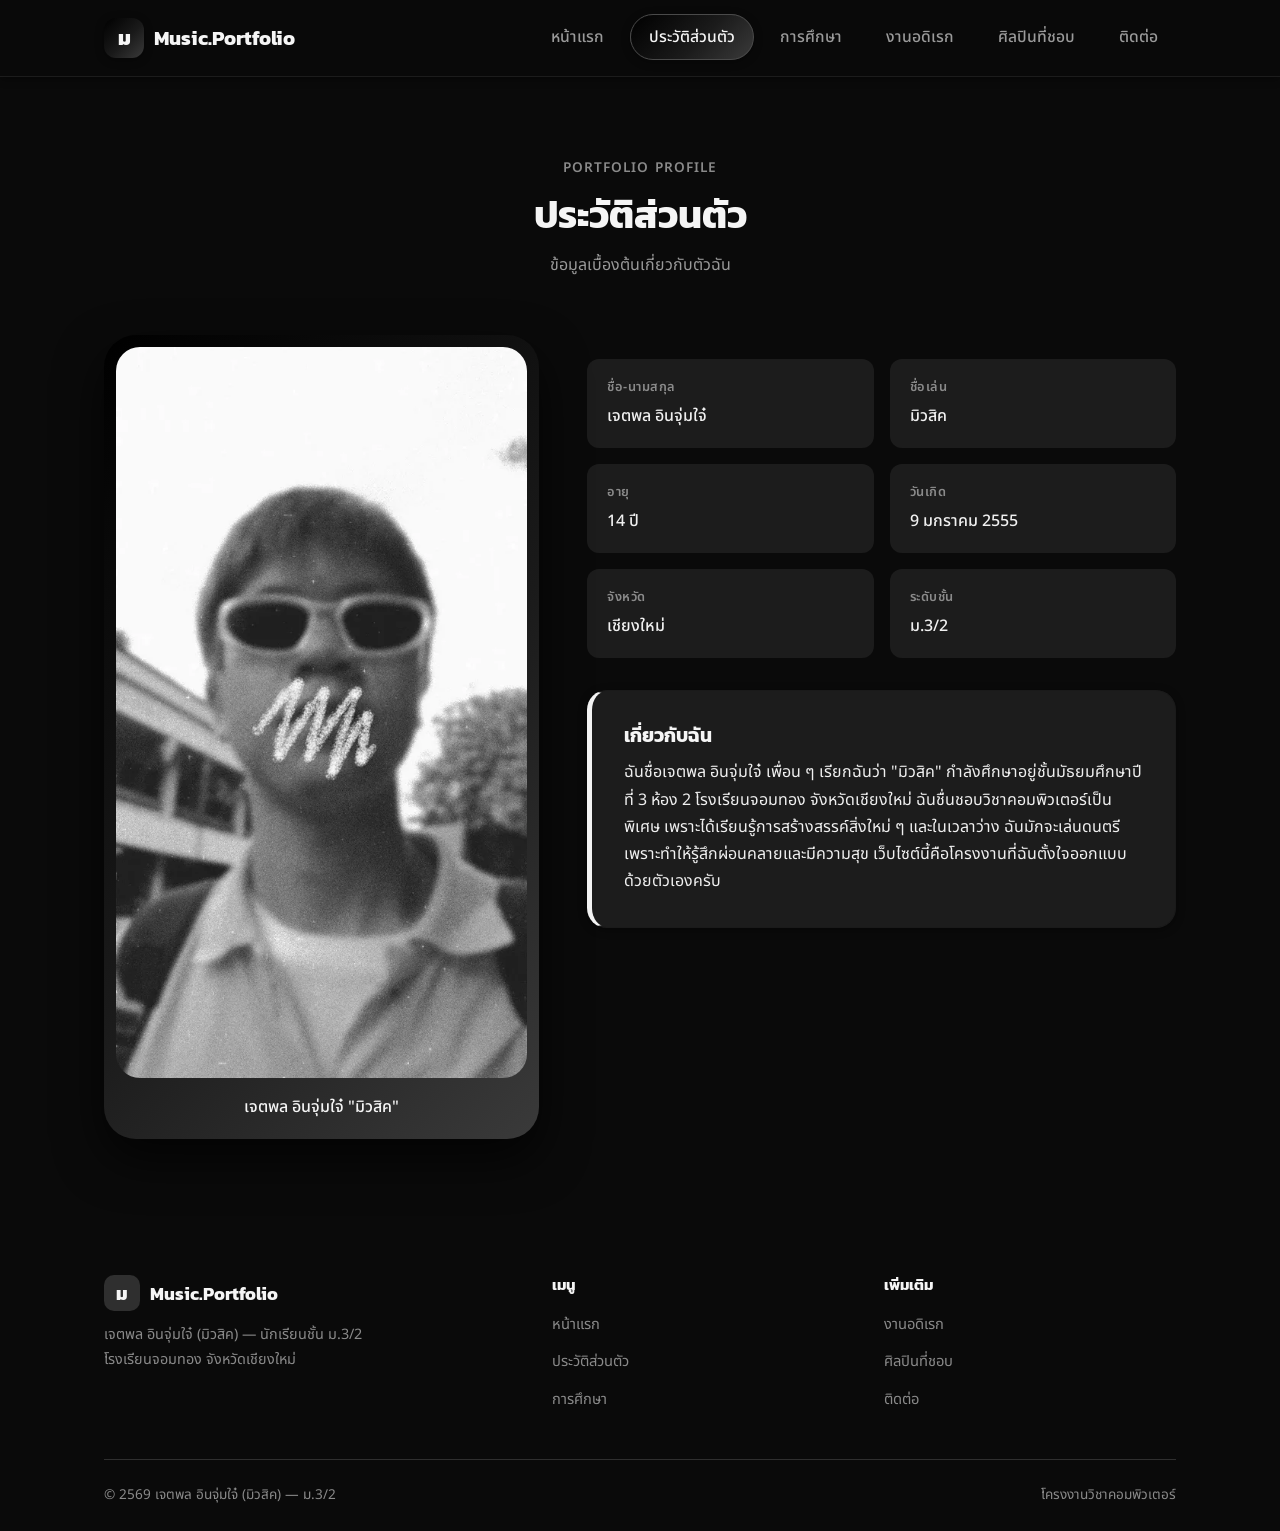
<file: profile.html>
<!DOCTYPE html>
<html lang="th">
<head>
  <meta charset="UTF-8">
  <meta name="viewport" content="width=device-width, initial-scale=1.0">
  <title>ประวัติส่วนตัว | มิวสิค Portfolio</title>
  <link rel="stylesheet" href="style.css">
</head>
<body>

  <header>
    <nav class="navbar">
      <div class="container">
        <a href="index.html" class="nav-brand">
          <span class="logo-mark">ม</span>
          Music.Portfolio
        </a>
        <ul class="nav-links" id="navLinks">
          <li><a href="index.html">หน้าแรก</a></li>
          <li><a href="profile.html" class="active">ประวัติส่วนตัว</a></li>
          <li><a href="education.html">การศึกษา</a></li>
          <li><a href="hobby.html">งานอดิเรก</a></li>
          <li><a href="artists.html">ศิลปินที่ชอบ</a></li>
          <li><a href="contact.html">ติดต่อ</a></li>
        </ul>
        <button class="nav-toggle" id="navToggle" aria-label="เปิดเมนู">
          <span></span><span></span><span></span>
        </button>
      </div>
    </nav>
  </header>

  <main>
    <section class="section">
      <div class="container">
        <div class="section-header">
          <span class="eyebrow">Portfolio Profile</span>
          <h2>ประวัติส่วนตัว</h2>
          <p>ข้อมูลเบื้องต้นเกี่ยวกับตัวฉัน</p>
        </div>

        <div class="profile-grid">
          <div class="profile-photo-card">
            <img src="[data-uri]"
                 alt="รูปโปรไฟล์ของฉัน">
            <div class="profile-photo-caption">เจตพล อินจุ่มใจ๋ "มิวสิค"</div>
          </div>

          <div>
            <div class="info-list">
              <div class="info-item">
                <div class="label">ชื่อ-นามสกุล</div>
                <div class="value">เจตพล อินจุ่มใจ๋</div>
              </div>
              <div class="info-item">
                <div class="label">ชื่อเล่น</div>
                <div class="value">มิวสิค</div>
              </div>
              <div class="info-item">
                <div class="label">อายุ</div>
                <div class="value">14 ปี</div>
              </div>
              <div class="info-item">
                <div class="label">วันเกิด</div>
                <div class="value">9 มกราคม 2555</div>
              </div>
              <div class="info-item">
                <div class="label">จังหวัด</div>
                <div class="value">เชียงใหม่</div>
              </div>
              <div class="info-item">
                <div class="label">ระดับชั้น</div>
                <div class="value">ม.3/2</div>
              </div>
            </div>

            <div class="about-box">
              <h3>เกี่ยวกับฉัน</h3>
              <p>
                ฉันชื่อเจตพล อินจุ่มใจ๋ เพื่อน ๆ เรียกฉันว่า "มิวสิค"
                กำลังศึกษาอยู่ชั้นมัธยมศึกษาปีที่ 3 ห้อง 2 โรงเรียนจอมทอง
                จังหวัดเชียงใหม่ ฉันชื่นชอบวิชาคอมพิวเตอร์เป็นพิเศษ
                เพราะได้เรียนรู้การสร้างสรรค์สิ่งใหม่ ๆ และในเวลาว่าง
                ฉันมักจะเล่นดนตรี เพราะทำให้รู้สึกผ่อนคลายและมีความสุข
                เว็บไซต์นี้คือโครงงานที่ฉันตั้งใจออกแบบด้วยตัวเองครับ
              </p>
            </div>
          </div>
        </div>
      </div>
    </section>
  </main>

  <footer class="site-footer">
    <div class="container">
      <div class="footer-top">
        <div class="footer-col">
          <div class="footer-brand">
            <span class="logo-mark">ม</span>
            Music.Portfolio
          </div>
          <p style="font-size:0.9rem; color:var(--blue-200);">
            เจตพล อินจุ่มใจ๋ (มิวสิค) — นักเรียนชั้น ม.3/2<br>
            โรงเรียนจอมทอง จังหวัดเชียงใหม่
          </p>
        </div>
        <div class="footer-col">
          <h4>เมนู</h4>
          <ul>
            <li><a href="index.html">หน้าแรก</a></li>
            <li><a href="profile.html">ประวัติส่วนตัว</a></li>
            <li><a href="education.html">การศึกษา</a></li>
          </ul>
        </div>
        <div class="footer-col">
          <h4>เพิ่มเติม</h4>
          <ul>
            <li><a href="hobby.html">งานอดิเรก</a></li>
            <li><a href="artists.html">ศิลปินที่ชอบ</a></li>
            <li><a href="contact.html">ติดต่อ</a></li>
          </ul>
        </div>
      </div>
      <div class="footer-bottom">
        <span>© 2569 เจตพล อินจุ่มใจ๋ (มิวสิค) — ม.3/2</span>
        <span>โครงงานวิชาคอมพิวเตอร์</span>
      </div>
    </div>
  </footer>

  <script>
    const navToggle = document.getElementById('navToggle');
    const navLinks = document.getElementById('navLinks');
    if (navToggle) {
      navToggle.addEventListener('click', () => navLinks.classList.toggle('open'));
    }
  </script>

  <script>
    /* Global "mouse click = piano C note" easter egg */
    (function () {
      let audioCtx = null;
      function getCtx() {
        if (!audioCtx) audioCtx = new (window.AudioContext || window.webkitAudioContext)();
        if (audioCtx.state === 'suspended') audioCtx.resume();
        return audioCtx;
      }
      function playC() {
        const ctx = getCtx();
        const now = ctx.currentTime;
        const gain = ctx.createGain();
        gain.gain.setValueAtTime(0, now);
        gain.gain.linearRampToValueAtTime(0.3, now + 0.01);
        gain.gain.exponentialRampToValueAtTime(0.0001, now + 1.2);
        gain.connect(ctx.destination);
        const osc1 = ctx.createOscillator();
        osc1.type = 'sine';
        osc1.frequency.setValueAtTime(261.63, now);
        osc1.connect(gain);
        const osc2 = ctx.createOscillator();
        osc2.type = 'triangle';
        osc2.frequency.setValueAtTime(523.25, now);
        const gain2 = ctx.createGain();
        gain2.gain.setValueAtTime(0.1, now);
        osc2.connect(gain2);
        gain2.connect(gain);
        osc1.start(now);
        osc2.start(now);
        osc1.stop(now + 1.3);
        osc2.stop(now + 1.3);
      }
      document.addEventListener('click', playC);
    })();
  </script>

</body>
</html>
</file>
<file: style.css>
/* ==========================================================================
   Music's Portfolio — style.css
   Theme: Modern Blue Portfolio + Soundwave motif
   ========================================================================== */

@import url('https://fonts.googleapis.com/css2?family=Kanit:wght@400;500;600;700;800&family=Noto+Sans+Thai:wght@300;400;500;600;700&display=swap');

:root {
  --blue-900: #0A0A0A;
  --blue-700: #1A1A1A;
  --blue-400: #4A4A4A;
  --blue-200: #8A8A8A;
  --blue-50:  #1C1C1C;
  --white:    #F5F5F5;

  --text-dark: #F0F0F0;
  --text-muted: #9A9A9A;

  --gradient-main: linear-gradient(135deg, #000000 0%, #1A1A1A 55%, #3A3A3A 100%);
  --gradient-soft: linear-gradient(135deg, #0A0A0A 0%, #141414 100%);

  --shadow-sm: 0 2px 8px rgba(0, 0, 0, 0.4);
  --shadow-md: 0 8px 24px rgba(0, 0, 0, 0.55);
  --shadow-lg: 0 20px 48px rgba(0, 0, 0, 0.7);

  --radius-sm: 12px;
  --radius-md: 20px;
  --radius-lg: 32px;

  --container-width: 1120px;
}

* { margin: 0; padding: 0; box-sizing: border-box; }

html { scroll-behavior: smooth; }

body {
  font-family: 'Noto Sans Thai', sans-serif;
  color: var(--text-dark);
  background: #0A0A0A;
  line-height: 1.7;
  overflow-x: hidden;
  cursor: url("data:image/svg+xml;utf8,%3Csvg xmlns='http://www.w3.org/2000/svg' width='40' height='40' viewBox='0 0 40 40'%3E%3Cg transform='rotate(-40 20 20)'%3E%3Crect x='18' y='2' width='4' height='14' rx='1.5' fill='%23D9D9D9'/%3E%3Crect x='19' y='2' width='2' height='14' fill='%23BFBFBF'/%3E%3Ccircle cx='20' cy='4' r='2.4' fill='%23F5F5F5' stroke='%23888' stroke-width='0.6'/%3E%3Cpath d='M11 15 C11 12 14 10 20 10 C26 10 29 12 29 15 L28 22 C28 24 26 25 20 25 C14 25 12 24 12 22 Z' fill='%231A1A1A' stroke='%23555' stroke-width='0.8'/%3E%3Cpath d='M9 22 C9 30 12 37 17 39 C13 34 12 28 13 22 Z' fill='%230A0A0A' stroke='%23555' stroke-width='0.8'/%3E%3Cpath d='M31 22 C31 30 28 37 23 39 C27 34 28 28 27 22 Z' fill='%230A0A0A' stroke='%23555' stroke-width='0.8'/%3E%3Ccircle cx='20' cy='24' r='3.2' fill='%23000' stroke='%23555' stroke-width='0.6'/%3E%3Cline x1='14' y1='17' x2='26' y2='17' stroke='%23888' stroke-width='0.5'/%3E%3Cline x1='14' y1='19' x2='26' y2='19' stroke='%23888' stroke-width='0.5'/%3E%3C/g%3E%3C/svg%3E") 4 4, auto;
}

a, button, .piano-key, .jukebox-btn, .nav-toggle {
  cursor: url("data:image/svg+xml;utf8,%3Csvg xmlns='http://www.w3.org/2000/svg' width='40' height='40' viewBox='0 0 40 40'%3E%3Cg transform='rotate(-40 20 20)'%3E%3Crect x='18' y='2' width='4' height='14' rx='1.5' fill='%23F5F5F5'/%3E%3Crect x='19' y='2' width='2' height='14' fill='%23D9D9D9'/%3E%3Ccircle cx='20' cy='4' r='2.4' fill='%23FFFFFF' stroke='%23999' stroke-width='0.6'/%3E%3Cpath d='M11 15 C11 12 14 10 20 10 C26 10 29 12 29 15 L28 22 C28 24 26 25 20 25 C14 25 12 24 12 22 Z' fill='%233A3A3A' stroke='%23888' stroke-width='0.8'/%3E%3Cpath d='M9 22 C9 30 12 37 17 39 C13 34 12 28 13 22 Z' fill='%232A2A2A' stroke='%23888' stroke-width='0.8'/%3E%3Cpath d='M31 22 C31 30 28 37 23 39 C27 34 28 28 27 22 Z' fill='%232A2A2A' stroke='%23888' stroke-width='0.8'/%3E%3Ccircle cx='20' cy='24' r='3.2' fill='%23000' stroke='%23888' stroke-width='0.6'/%3E%3Cline x1='14' y1='17' x2='26' y2='17' stroke='%23BBB' stroke-width='0.5'/%3E%3Cline x1='14' y1='19' x2='26' y2='19' stroke='%23BBB' stroke-width='0.5'/%3E%3C/g%3E%3C/svg%3E") 4 4, pointer;
}

h1, h2, h3, h4 {
  font-family: 'Kanit', sans-serif;
  color: var(--white);
  line-height: 1.3;
}

a { text-decoration: none; color: inherit; }
ul { list-style: none; }
img { max-width: 100%; display: block; }

.container {
  max-width: var(--container-width);
  margin: 0 auto;
  padding: 0 24px;
}

/* ==========================================================================
   Soundwave signature element
   ========================================================================== */

.soundwave {
  display: flex;
  align-items: flex-end;
  gap: 4px;
  height: 28px;
}

.soundwave span {
  display: block;
  width: 4px;
  border-radius: 4px;
  background: var(--white);
  animation: wave 1.2s ease-in-out infinite;
}

.soundwave span:nth-child(1) { height: 40%; animation-delay: 0s; }
.soundwave span:nth-child(2) { height: 100%; animation-delay: 0.15s; }
.soundwave span:nth-child(3) { height: 65%; animation-delay: 0.3s; }
.soundwave span:nth-child(4) { height: 90%; animation-delay: 0.45s; }
.soundwave span:nth-child(5) { height: 50%; animation-delay: 0.6s; }

@keyframes wave {
  0%, 100% { transform: scaleY(0.6); }
  50% { transform: scaleY(1); }
}

.section-divider {
  width: 100%;
  height: 60px;
  background-image: repeating-linear-gradient(
    90deg,
    var(--blue-200) 0px, var(--blue-200) 3px,
    transparent 3px, transparent 14px
  );
  -webkit-mask-image: linear-gradient(180deg, transparent, black 40%, black 60%, transparent);
  mask-image: linear-gradient(180deg, transparent, black 40%, black 60%, transparent);
  opacity: 0.5;
}

/* ==========================================================================
   Navigation
   ========================================================================== */

.navbar {
  position: sticky;
  top: 0;
  z-index: 100;
  backdrop-filter: blur(14px);
  background: rgba(10, 10, 10, 0.82);
  border-bottom: 1px solid var(--blue-50);
  box-shadow: var(--shadow-sm);
}

.navbar .container {
  display: flex;
  align-items: center;
  justify-content: space-between;
  height: 76px;
}

.nav-brand {
  display: flex;
  align-items: center;
  gap: 10px;
  font-family: 'Kanit', sans-serif;
  font-weight: 700;
  font-size: 1.25rem;
  color: var(--white);
}

.nav-brand .logo-mark {
  width: 40px;
  height: 40px;
  border-radius: 12px;
  background: var(--gradient-main);
  display: flex;
  align-items: center;
  justify-content: center;
  color: var(--white);
  font-weight: 800;
  box-shadow: var(--shadow-sm);
}

.nav-links {
  display: flex;
  gap: 8px;
}

.nav-links a {
  position: relative;
  padding: 10px 18px;
  border-radius: 999px;
  font-weight: 500;
  font-size: 0.98rem;
  color: var(--text-muted);
  transition: all 0.25s ease;
}

.nav-links a:hover {
  color: var(--white);
  background: var(--blue-50);
}

.nav-links a.active {
  color: var(--white);
  background: var(--gradient-main);
  border: 1px solid var(--blue-400);
  box-shadow: var(--shadow-sm);
}

.nav-toggle {
  display: none;
  flex-direction: column;
  gap: 5px;
  cursor: pointer;
  background: none;
  border: none;
}

.nav-toggle span {
  width: 26px;
  height: 3px;
  border-radius: 3px;
  background: var(--white);
}

/* ==========================================================================
   Hero
   ========================================================================== */

.hero {
  position: relative;
  padding: 90px 0 70px;
  background: var(--gradient-soft);
  overflow: hidden;
}

.hero-bg-wave {
  position: absolute;
  inset: 0;
  z-index: 0;
  opacity: 0.5;
  pointer-events: none;
}

.hero .container {
  position: relative;
  z-index: 1;
  display: grid;
  grid-template-columns: 1.1fr 0.9fr;
  align-items: center;
  gap: 48px;
}

.hero-eyebrow {
  display: inline-flex;
  align-items: center;
  gap: 10px;
  padding: 8px 16px;
  border-radius: 999px;
  background: var(--blue-50);
  color: var(--white);
  border: 1px solid var(--blue-400);
  font-weight: 600;
  font-size: 0.85rem;
  margin-bottom: 20px;
}

.hero h1 {
  font-size: clamp(2.2rem, 5vw, 3.4rem);
  font-weight: 800;
  margin-bottom: 16px;
}

.hero h1 span {
  background: linear-gradient(135deg, #FFFFFF 0%, #7A7A7A 100%);
  -webkit-background-clip: text;
  background-clip: text;
  color: transparent;
}

.hero-tagline {
  font-size: 1.1rem;
  color: var(--text-muted);
  max-width: 460px;
  margin-bottom: 32px;
}

.hero-actions {
  display: flex;
  gap: 16px;
  flex-wrap: wrap;
}

.btn {
  display: inline-flex;
  align-items: center;
  gap: 8px;
  padding: 14px 28px;
  border-radius: 999px;
  font-weight: 600;
  font-size: 0.98rem;
  transition: all 0.25s ease;
  border: 2px solid transparent;
  cursor: pointer;
}

.btn-primary {
  background: var(--gradient-main);
  color: var(--white);
  border-color: var(--blue-400);
  box-shadow: var(--shadow-md);
}

.btn-primary:hover {
  transform: translateY(-3px);
  box-shadow: var(--shadow-lg);
  border-color: var(--white);
}

.btn-secondary {
  background: transparent;
  color: var(--white);
  border-color: var(--blue-400);
}

.btn-secondary:hover {
  background: var(--blue-50);
  transform: translateY(-3px);
  border-color: var(--white);
}

.hero-visual {
  position: relative;
  display: flex;
  align-items: center;
  justify-content: center;
}

.hero-visual::before {
  content: '';
  position: absolute;
  width: 320px;
  height: 320px;
  border-radius: 50%;
  background: var(--gradient-main);
  opacity: 0.15;
  z-index: 0;
}

.profile-frame {
  position: relative;
  z-index: 1;
  width: 280px;
  height: 280px;
  border-radius: 32% 68% 65% 35% / 45% 35% 65% 55%;
  overflow: hidden;
  border: 6px solid var(--white);
  box-shadow: var(--shadow-lg);
  transition: transform 0.4s ease, border-radius 0.4s ease;
}

.profile-frame:hover {
  transform: scale(1.03) rotate(-2deg);
  border-radius: 50%;
}

.profile-frame img {
  width: 100%;
  height: 100%;
  object-fit: cover;
  object-position: center 15%;
}

.hero-stats {
  display: flex;
  gap: 28px;
  margin-top: 40px;
}

.hero-stat {
  display: flex;
  flex-direction: column;
}

.hero-stat strong {
  font-family: 'Kanit', sans-serif;
  font-size: 1.6rem;
  color: var(--white);
}

.hero-stat span {
  font-size: 0.85rem;
  color: var(--text-muted);
}

/* ==========================================================================
   Generic Section
   ========================================================================== */

.section {
  padding: 80px 0;
}

.section-alt {
  background: var(--blue-50);
}

.section-header {
  text-align: center;
  max-width: 640px;
  margin: 0 auto 56px;
}

.section-header .eyebrow {
  color: var(--blue-200);
  font-weight: 600;
  font-size: 0.85rem;
  letter-spacing: 0.08em;
  text-transform: uppercase;
  margin-bottom: 10px;
  display: block;
}

.section-header h2 {
  font-size: clamp(1.8rem, 4vw, 2.4rem);
  margin-bottom: 12px;
}

.section-header p {
  color: var(--text-muted);
}

/* ==========================================================================
   Cards (generic)
   ========================================================================== */

.card {
  background: var(--blue-50);
  border-radius: var(--radius-md);
  padding: 32px;
  box-shadow: var(--shadow-sm);
  border: 1px solid var(--blue-700);
  transition: transform 0.3s ease, box-shadow 0.3s ease, border-color 0.3s ease;
}

.card:hover {
  border-color: var(--blue-400);
}

.card:hover {
  transform: translateY(-6px);
  box-shadow: var(--shadow-md);
}

/* ==========================================================================
   Profile page
   ========================================================================== */

.profile-grid {
  display: grid;
  grid-template-columns: 0.85fr 1.15fr;
  gap: 48px;
  align-items: start;
}

.profile-photo-card {
  position: sticky;
  top: 100px;
  background: var(--gradient-main);
  border-radius: var(--radius-lg);
  padding: 12px;
  box-shadow: var(--shadow-lg);
}

.profile-photo-card img {
  border-radius: calc(var(--radius-lg) - 8px);
  width: 100%;
}

.profile-photo-caption {
  text-align: center;
  color: var(--white);
  padding: 16px 8px 6px;
  font-weight: 500;
}

.info-list {
  display: grid;
  grid-template-columns: 1fr 1fr;
  gap: 16px;
  margin-top: 24px;
}

.info-item {
  background: var(--blue-50);
  border-radius: var(--radius-sm);
  padding: 18px 20px;
}

.info-item .label {
  font-size: 0.8rem;
  color: var(--blue-200);
  font-weight: 600;
  text-transform: uppercase;
  letter-spacing: 0.04em;
  margin-bottom: 4px;
}

.info-item .value {
  font-weight: 500;
  color: var(--text-dark);
}

.about-box {
  margin-top: 32px;
  padding: 32px;
  border-radius: var(--radius-md);
  background: var(--blue-50);
  border: 1px solid var(--blue-700);
  box-shadow: var(--shadow-sm);
  border-left: 5px solid var(--white);
}

.about-box h3 {
  margin-bottom: 12px;
}

/* ==========================================================================
   Education / Timeline page
   ========================================================================== */

.highlight-strip {
  display: grid;
  grid-template-columns: repeat(4, 1fr);
  gap: 20px;
  margin-bottom: 60px;
}

.highlight-item {
  text-align: center;
  padding: 28px 16px;
  border-radius: var(--radius-md);
  background: var(--blue-50);
  box-shadow: var(--shadow-sm);
  border: 1px solid var(--blue-700);
  transition: border-color 0.3s ease;
}

.highlight-item:hover {
  border-color: var(--blue-400);
}

.highlight-item .icon {
  font-size: 2rem;
  margin-bottom: 10px;
}

.highlight-item .label {
  font-size: 0.85rem;
  color: var(--text-muted);
  margin-bottom: 4px;
}

.highlight-item .value {
  font-family: 'Kanit', sans-serif;
  font-weight: 600;
  color: var(--white);
}

.timeline {
  position: relative;
  max-width: 760px;
  margin: 0 auto;
  padding-left: 40px;
}

.timeline::before {
  content: '';
  position: absolute;
  left: 11px;
  top: 6px;
  bottom: 6px;
  width: 3px;
  background: linear-gradient(180deg, var(--blue-900), var(--blue-200));
  border-radius: 3px;
}

.timeline-item {
  position: relative;
  padding-bottom: 48px;
}

.timeline-item:last-child { padding-bottom: 0; }

.timeline-dot {
  position: absolute;
  left: -40px;
  top: 4px;
  width: 26px;
  height: 26px;
  border-radius: 50%;
  background: var(--gradient-main);
  border: 4px solid var(--white);
  box-shadow: 0 0 0 3px var(--blue-200);
}

.timeline-content {
  background: var(--blue-50);
  border-radius: var(--radius-md);
  padding: 24px 28px;
  box-shadow: var(--shadow-sm);
  border: 1px solid var(--blue-700);
}

.timeline-content .stage {
  font-size: 0.8rem;
  font-weight: 700;
  color: var(--blue-200);
  text-transform: uppercase;
  letter-spacing: 0.05em;
  margin-bottom: 6px;
}

.timeline-content h3 { margin-bottom: 6px; }

.timeline-content p { color: var(--text-muted); font-size: 0.95rem; }

.timeline-item.current .timeline-dot {
  box-shadow: 0 0 0 3px var(--white);
}

.timeline-item.current .timeline-content {
  border: 1px solid var(--blue-400);
  background: #141414;
}

/* ==========================================================================
   Hobby page
   ========================================================================== */

.hobby-grid {
  display: grid;
  grid-template-columns: repeat(3, 1fr);
  gap: 28px;
}

.hobby-card {
  padding: 32px 28px;
  border-radius: var(--radius-md);
  background: var(--blue-50);
  box-shadow: var(--shadow-sm);
  border: 1px solid var(--blue-700);
  transition: transform 0.3s ease, box-shadow 0.3s ease, border-color 0.3s ease;
  position: relative;
  overflow: hidden;
}

.hobby-card::after {
  content: '';
  position: absolute;
  right: -30px;
  bottom: -30px;
  width: 120px;
  height: 120px;
  border-radius: 50%;
  background: var(--blue-700);
  z-index: 0;
  transition: transform 0.4s ease;
}

.hobby-card:hover::after {
  transform: scale(1.4);
}

.hobby-card:hover {
  transform: translateY(-8px);
  box-shadow: var(--shadow-md);
  border-color: var(--blue-400);
}

.hobby-card .icon {
  font-size: 2.4rem;
  margin-bottom: 16px;
  position: relative;
  z-index: 1;
  display: inline-block;
  transition: transform 0.3s ease;
}

.hobby-card:hover .icon {
  transform: scale(1.15) rotate(-6deg);
}

.hobby-card h3 { position: relative; z-index: 1; margin-bottom: 8px; }
.hobby-card p { position: relative; z-index: 1; color: var(--text-muted); font-size: 0.95rem; }

.hobby-card.featured {
  background: var(--gradient-main);
  border: 1px solid var(--blue-400);
}

.hobby-card.featured h3,
.hobby-card.featured p,
.hobby-card.featured .label {
  color: var(--white);
}

.hobby-card.featured::after {
  background: rgba(255, 255, 255, 0.08);
}

/* ==========================================================================
   Contact page
   ========================================================================== */

.contact-cta {
  text-align: center;
  padding: 56px 32px;
  border-radius: var(--radius-lg);
  background: var(--gradient-main);
  color: var(--white);
  border: 1px solid var(--blue-400);
  margin-bottom: 56px;
  box-shadow: var(--shadow-lg);
}

.contact-cta h2 { color: var(--white); margin-bottom: 12px; }
.contact-cta p { color: var(--blue-200); max-width: 480px; margin: 0 auto; }

.contact-grid {
  display: grid;
  grid-template-columns: repeat(3, 1fr);
  gap: 24px;
}

.contact-card {
  text-align: center;
  padding: 36px 24px;
}

.contact-card .icon-badge {
  width: 60px;
  height: 60px;
  margin: 0 auto 18px;
  border-radius: 18px;
  background: var(--blue-700);
  display: flex;
  align-items: center;
  justify-content: center;
  font-size: 1.6rem;
}

.contact-card h3 { margin-bottom: 8px; font-size: 1.1rem; }
.contact-card p { color: var(--text-muted); font-size: 0.92rem; word-break: break-word; }

.contact-card-link {
  display: block;
  transition: transform 0.25s ease, box-shadow 0.25s ease, border-color 0.25s ease;
}

.contact-card-link:hover {
  transform: translateY(-6px);
  box-shadow: var(--shadow-md);
  border-color: var(--blue-400);
}

/* ==========================================================================
   Footer
   ========================================================================== */

.site-footer {
  background: var(--blue-900);
  color: var(--blue-50);
  padding: 56px 0 24px;
}

.footer-top {
  display: grid;
  grid-template-columns: 1.4fr 1fr 1fr;
  gap: 40px;
  padding-bottom: 36px;
  border-bottom: 1px solid rgba(255, 255, 255, 0.15);
}

.footer-brand {
  display: flex;
  align-items: center;
  gap: 10px;
  font-family: 'Kanit', sans-serif;
  font-weight: 700;
  font-size: 1.15rem;
  color: var(--white);
  margin-bottom: 12px;
}

.footer-brand .logo-mark {
  width: 36px;
  height: 36px;
  border-radius: 10px;
  background: rgba(255, 255, 255, 0.15);
  display: flex;
  align-items: center;
  justify-content: center;
  color: var(--white);
  font-weight: 800;
}

.footer-col h4 {
  color: var(--white);
  font-size: 0.95rem;
  margin-bottom: 16px;
}

.footer-col ul li { margin-bottom: 10px; }

.footer-col ul li a {
  color: var(--blue-200);
  font-size: 0.92rem;
  transition: color 0.2s ease;
}

.footer-col ul li a:hover { color: var(--white); }

.footer-bottom {
  display: flex;
  justify-content: space-between;
  align-items: center;
  flex-wrap: wrap;
  gap: 12px;
  padding-top: 24px;
  font-size: 0.85rem;
  color: var(--blue-200);
}

/* ==========================================================================
   Animations
   ========================================================================== */

@keyframes fadeUp {
  from { opacity: 0; transform: translateY(24px); }
  to { opacity: 1; transform: translateY(0); }
}

.fade-up {
  animation: fadeUp 0.7s ease both;
}

.delay-1 { animation-delay: 0.1s; }
.delay-2 { animation-delay: 0.2s; }
.delay-3 { animation-delay: 0.3s; }

/* ==========================================================================
   Piano
   ========================================================================== */

.piano-wrap {
  background: var(--blue-50);
  border: 1px solid var(--blue-700);
  border-radius: var(--radius-lg);
  padding: 32px;
  box-shadow: var(--shadow-md);
  text-align: center;
}

.piano-hint {
  color: var(--text-muted);
  font-size: 0.9rem;
  margin-bottom: 20px;
}

.piano {
  position: relative;
  display: inline-flex;
  justify-content: center;
  height: 190px;
  user-select: none;
  margin: 0 auto;
}

.piano-scroll {
  width: 100%;
  overflow-x: auto;
  padding-bottom: 4px;
}

.piano-key {
  position: relative;
  border: 1px solid #000;
  border-radius: 0 0 8px 8px;
  transition: background 0.08s ease, transform 0.08s ease;
}

.piano-key.white {
  width: 44px;
  height: 190px;
  background: linear-gradient(180deg, #FDFDFD 0%, #E8E8E8 100%);
  z-index: 1;
  margin-left: -1px;
  flex-shrink: 0;
}

.piano-key.white:first-child { margin-left: 0; }

.piano-key.white span {
  position: absolute;
  bottom: 10px;
  left: 0;
  right: 0;
  text-align: center;
  font-size: 0.75rem;
  color: #888;
  font-family: 'Kanit', sans-serif;
  pointer-events: none;
}

.piano-key.white.active {
  background: linear-gradient(180deg, #D2E4FF 0%, #A9C7F5 100%);
  transform: translateY(2px);
}

.piano-key.black {
  width: 28px;
  height: 116px;
  background: linear-gradient(180deg, #2A2A2A 0%, #000 100%);
  position: absolute;
  top: 0;
  z-index: 2;
  border-radius: 0 0 6px 6px;
}

.piano-key.black.active {
  background: linear-gradient(180deg, #4A4A4A 0%, #1A1A1A 100%);
  transform: translateY(2px);
}

/* ==========================================================================
   Jukebox
   ========================================================================== */

.jukebox-wrap {
  background: var(--blue-50);
  border: 1px solid var(--blue-700);
  border-radius: var(--radius-lg);
  padding: 32px;
  box-shadow: var(--shadow-md);
}

.jukebox-controls {
  display: flex;
  gap: 12px;
  margin-bottom: 20px;
  flex-wrap: wrap;
}

.jukebox-input {
  flex: 1;
  min-width: 220px;
  padding: 14px 18px;
  border-radius: 999px;
  border: 1px solid var(--blue-400);
  background: #141414;
  color: var(--text-dark);
  font-family: 'Noto Sans Thai', sans-serif;
  font-size: 0.95rem;
}

.jukebox-input:focus {
  outline: none;
  border-color: var(--white);
}

.jukebox-btn {
  padding: 14px 28px;
  border-radius: 999px;
  border: none;
  background: var(--gradient-main);
  color: var(--white);
  font-weight: 600;
  border: 2px solid var(--blue-400);
  transition: all 0.25s ease;
}

.jukebox-btn:hover {
  transform: translateY(-2px);
  border-color: var(--white);
  box-shadow: var(--shadow-md);
}

.jukebox-status {
  font-size: 0.85rem;
  color: var(--text-muted);
  margin-bottom: 16px;
  min-height: 1.2em;
}

.jukebox-screen {
  position: relative;
  width: 100%;
  padding-top: 56.25%;
  background: #000;
  border-radius: var(--radius-md);
  overflow: hidden;
  border: 1px solid var(--blue-700);
}

.jukebox-screen iframe {
  position: absolute;
  inset: 0;
  width: 100%;
  height: 100%;
  border: 0;
}

.jukebox-placeholder {
  position: absolute;
  inset: 0;
  display: flex;
  flex-direction: column;
  align-items: center;
  justify-content: center;
  gap: 10px;
  color: var(--text-muted);
  font-size: 0.9rem;
}

.jukebox-placeholder .icon { font-size: 2.2rem; }

/* ==========================================================================
   Artists page
   ========================================================================== */

.artist-grid {
  display: grid;
  grid-template-columns: repeat(3, 1fr);
  gap: 28px;
}

.artist-card {
  padding: 32px 28px;
  border-radius: var(--radius-md);
  background: var(--blue-50);
  box-shadow: var(--shadow-sm);
  border: 1px solid var(--blue-700);
  transition: transform 0.3s ease, box-shadow 0.3s ease, border-color 0.3s ease;
  display: flex;
  flex-direction: column;
  gap: 10px;
}

.artist-card:hover {
  transform: translateY(-6px);
  box-shadow: var(--shadow-md);
  border-color: var(--blue-400);
}

.artist-photo {
  width: 64px;
  height: 64px;
  border-radius: 18px;
  background: var(--gradient-main);
  display: flex;
  align-items: center;
  justify-content: center;
  font-size: 1.8rem;
  margin-bottom: 6px;
}

.artist-card h3 { font-size: 1.15rem; }

.artist-role {
  color: var(--blue-200);
  font-size: 0.82rem;
  font-weight: 600;
  text-transform: uppercase;
  letter-spacing: 0.04em;
}

.artist-bio {
  color: var(--text-muted);
  font-size: 0.92rem;
  flex: 1;
}

.artist-song {
  display: flex;
  align-items: center;
  gap: 12px;
  padding: 12px 16px;
  border-radius: var(--radius-sm);
  background: var(--blue-700);
  border: 1px solid transparent;
  margin-top: 6px;
  transition: border-color 0.25s ease, background 0.25s ease, transform 0.2s ease;
}

.artist-song:hover {
  border-color: var(--blue-400);
  background: #222;
  transform: translateY(-2px);
}

.artist-song .song-icon {
  width: 34px;
  height: 34px;
  flex-shrink: 0;
  border-radius: 50%;
  background: var(--gradient-main);
  color: var(--white);
  display: flex;
  align-items: center;
  justify-content: center;
  font-size: 0.85rem;
}

.artist-song .song-info {
  display: flex;
  flex-direction: column;
  min-width: 0;
}

.artist-song .song-title {
  color: var(--white);
  font-weight: 600;
  font-size: 0.92rem;
  white-space: nowrap;
  overflow: hidden;
  text-overflow: ellipsis;
}

.artist-song .song-sub {
  color: var(--text-muted);
  font-size: 0.78rem;
}

.yt-hidden-player {
  position: absolute;
  width: 1px;
  height: 1px;
  overflow: hidden;
  opacity: 0;
  pointer-events: none;
}

/* ==========================================================================
   Responsive
   ========================================================================== */

@media (max-width: 960px) {
  .profile-grid { grid-template-columns: 1fr; }
  .profile-photo-card { position: static; max-width: 320px; margin: 0 auto 32px; }
  .hobby-grid { grid-template-columns: repeat(2, 1fr); }
  .contact-grid { grid-template-columns: repeat(2, 1fr); }
  .artist-grid { grid-template-columns: repeat(2, 1fr); }
  .highlight-strip { grid-template-columns: repeat(2, 1fr); }
  .footer-top { grid-template-columns: 1fr 1fr; }
}

@media (max-width: 760px) {
  .hero .container { grid-template-columns: 1fr; text-align: center; }
  .hero-actions { justify-content: center; }
  .hero-stats { justify-content: center; }
  .hero-visual { order: -1; }
  .info-list { grid-template-columns: 1fr; }

  .nav-links {
    position: fixed;
    top: 76px;
    left: 0;
    right: 0;
    background: #0A0A0A;
    border-top: 1px solid var(--blue-700);
    flex-direction: column;
    padding: 16px 24px;
    box-shadow: var(--shadow-md);
    display: none;
    gap: 4px;
  }

  .nav-links.open { display: flex; }
  .nav-toggle { display: flex; }
  .nav-links a { width: 100%; }

  .hobby-grid { grid-template-columns: 1fr; }
  .contact-grid { grid-template-columns: 1fr; }
  .artist-grid { grid-template-columns: 1fr; }
  .highlight-strip { grid-template-columns: 1fr 1fr; }
  .footer-top { grid-template-columns: 1fr; gap: 28px; }
  .footer-bottom { flex-direction: column; text-align: center; }
}

@media (max-width: 480px) {
  .hero { padding: 60px 0 40px; }
  .section { padding: 56px 0; }
  .btn { width: 100%; justify-content: center; }
  .hero-actions { flex-direction: column; }
  .piano-wrap, .jukebox-wrap { padding: 20px; }
}
</file>
